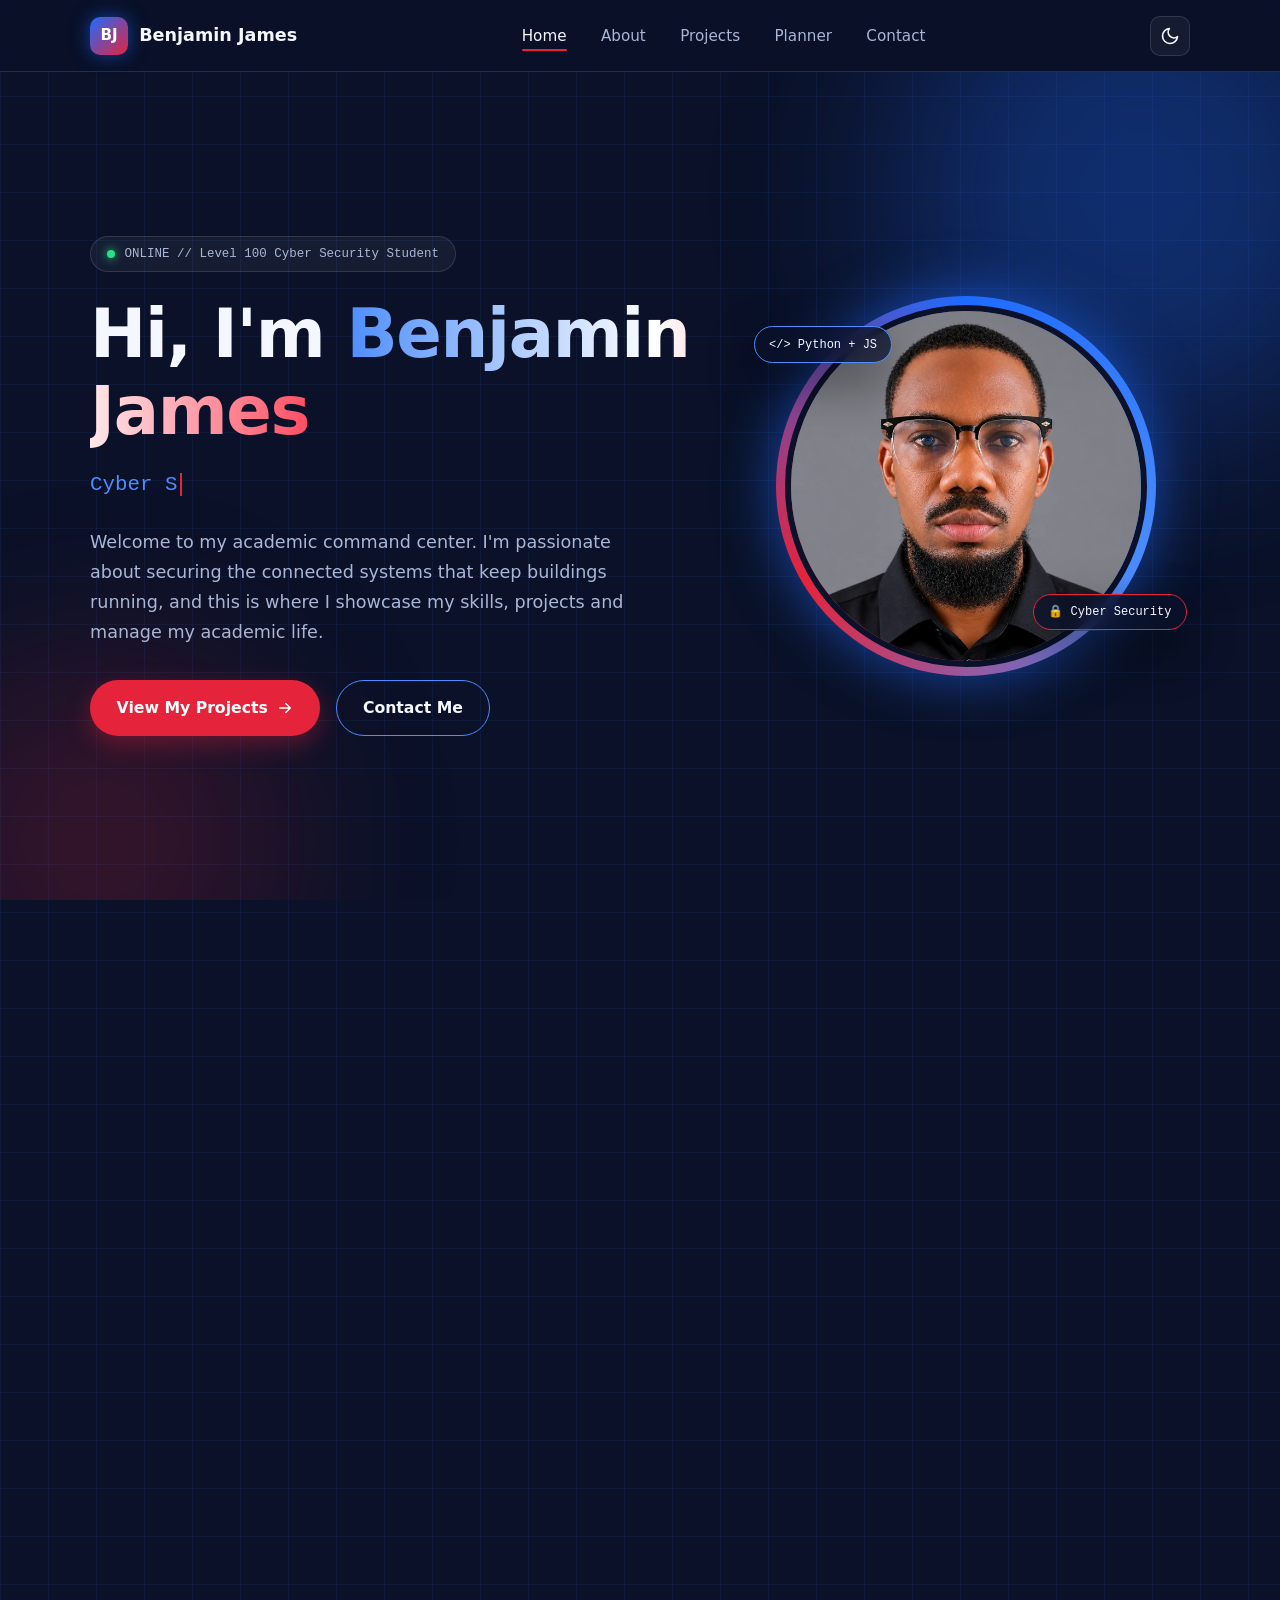
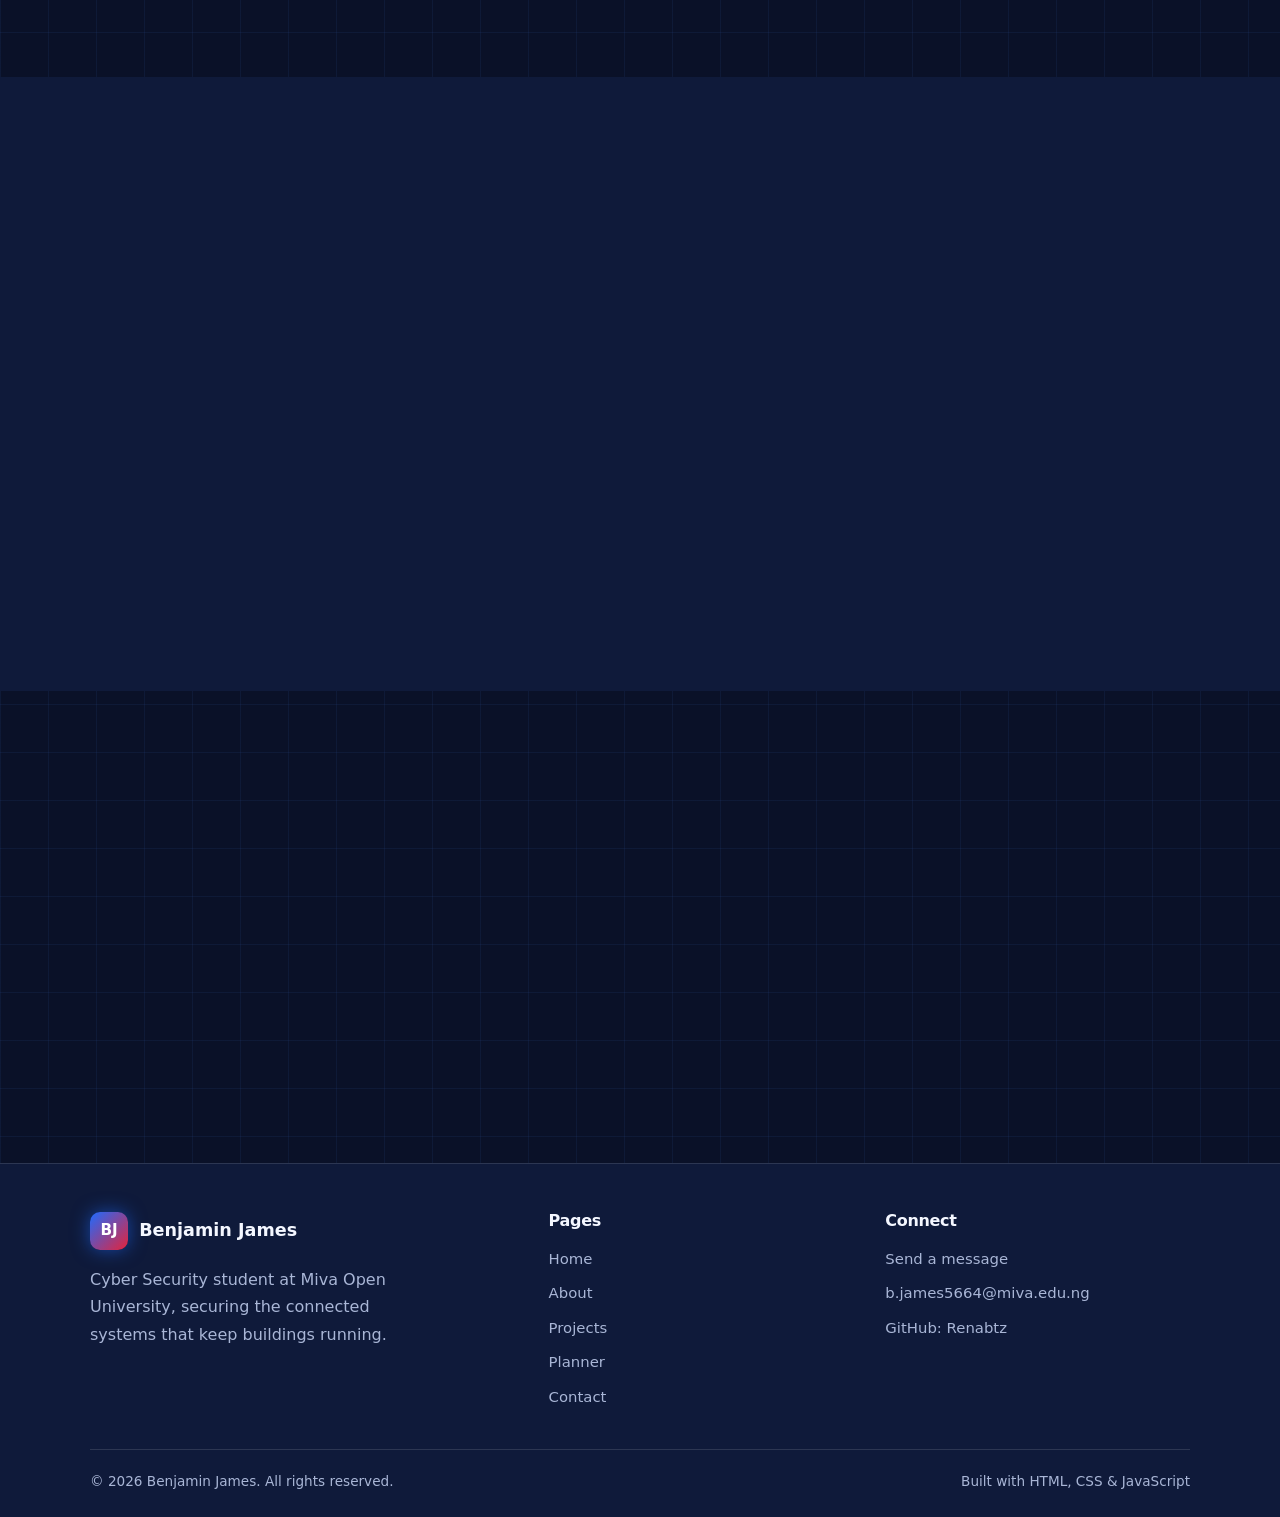
<file: index.html>
<!DOCTYPE html>
<html lang="en">
<head>
  <meta charset="UTF-8">
  <meta name="viewport" content="width=device-width, initial-scale=1">
  <title>Benjamin James | Cyber Security Student Portfolio</title>
  <meta name="description" content="Benjamin James is a Cyber Security student at Miva Open University focused on securing the connected systems that keep buildings running.">
  <meta name="theme-color" content="#0a1128">

  <!-- Security: only allow scripts, styles, fonts and images from trusted places -->
  <meta http-equiv="Content-Security-Policy" content="default-src 'self'; script-src 'self'; style-src 'self' https://fonts.googleapis.com; font-src https://fonts.gstatic.com; img-src 'self' data:; media-src 'self' data: blob:; form-action 'self'; base-uri 'self'">
  <meta name="referrer" content="strict-origin-when-cross-origin">

  <!-- Fonts: Space Grotesk (headings), Inter (body), JetBrains Mono (labels) -->
  <link rel="preconnect" href="https://fonts.googleapis.com">
  <link rel="preconnect" href="https://fonts.gstatic.com" crossorigin>
  <link href="https://fonts.googleapis.com/css2?family=Inter:wght@400;500;600&family=JetBrains+Mono:wght@400;500&family=Space+Grotesk:wght@500;600;700&display=swap" rel="stylesheet">

  <link rel="stylesheet" href="css/style.css">
  <link rel="icon" href="assets/images/benjamin-small.jpg" type="image/jpeg">

  <!-- Loaded in <head> with "defer" so it runs after the page is ready;
       theme is applied early to avoid a white flash -->
  <script src="js/main.js" defer></script>
</head>
<body>

  <a class="skip-link" href="#main">Skip to main content</a>

  <!-- ================= NAVIGATION ================= -->
  <header class="navbar">
    <div class="container navbar__inner">
      <a href="index.html" class="logo" aria-label="Benjamin James, home">
        <span class="logo__mark">BJ</span>
        <span class="logo__text">Benjamin James</span>
      </a>

      <nav aria-label="Main navigation">
        <ul class="nav-links" id="nav-links">
          <li><a href="index.html">Home</a></li>
          <li><a href="about.html">About</a></li>
          <li><a href="projects.html">Projects</a></li>
          <li><a href="planner.html">Planner</a></li>
          <li><a href="contact.html">Contact</a></li>
        </ul>
      </nav>

      <div class="nav-actions">
        <button class="icon-btn theme-toggle" type="button" aria-label="Toggle dark and light theme" aria-pressed="false">
          <svg class="icon-moon" viewBox="0 0 24 24" fill="none" stroke="currentColor" stroke-width="2" stroke-linecap="round" stroke-linejoin="round" aria-hidden="true"><path d="M21 12.8A9 9 0 1 1 11.2 3a7 7 0 0 0 9.8 9.8z"/></svg>
          <svg class="icon-sun" viewBox="0 0 24 24" fill="none" stroke="currentColor" stroke-width="2" stroke-linecap="round" stroke-linejoin="round" aria-hidden="true"><circle cx="12" cy="12" r="4"/><path d="M12 2v2M12 20v2M4.9 4.9l1.4 1.4M17.7 17.7l1.4 1.4M2 12h2M20 12h2M4.9 19.1l1.4-1.4M17.7 6.3l1.4-1.4"/></svg>
        </button>
        <button class="icon-btn menu-toggle" type="button" aria-label="Open menu" aria-expanded="false" aria-controls="nav-links">
          <span class="bar"></span>
        </button>
      </div>
    </div>
  </header>

  <main id="main">

    <!-- ================= HERO ================= -->
    <section class="hero" aria-labelledby="hero-title">
      <div class="container hero__inner">

        <div class="hero__text">
          <p class="status-pill"><span class="dot" aria-hidden="true"></span> ONLINE // Level 100 Cyber Security Student</p>

          <h1 id="hero-title">Hi, I'm <span class="gradient-text">Benjamin James</span></h1>

          <!-- Text is typed by main.js. The fallback text inside helps if JS is off. -->
          <p class="typing" aria-live="off">
            <span id="typing-text"
                  data-phrases='["Cyber Security Student","Securing Smart Buildings","Python &amp; Web Developer","Music Producer"]'>Cyber Security Student</span><span class="cursor" aria-hidden="true"></span>
          </p>

          <p class="hero__lead">
            Welcome to my academic command center. I'm passionate about securing the connected systems
            that keep buildings running, and this is where I showcase my skills, projects and
            manage my academic life.
          </p>

          <div class="hero__actions">
            <a href="projects.html" class="btn btn--primary">
              View My Projects
              <svg viewBox="0 0 24 24" fill="none" stroke="currentColor" stroke-width="2" stroke-linecap="round" stroke-linejoin="round" aria-hidden="true"><path d="M5 12h14M13 6l6 6-6 6"/></svg>
            </a>
            <a href="contact.html" class="btn btn--outline">Contact Me</a>
          </div>
        </div>

        <div class="hero__visual">
          <div class="portrait">
            <div class="portrait__ring" aria-hidden="true"></div>
            <img class="portrait__img" src="assets/images/benjamin.jpg" width="640" height="640"
                 alt="Portrait of Benjamin James wearing glasses and a black shirt">
            <span class="portrait__badge portrait__badge--1">&lt;/&gt; Python + JS</span>
            <span class="portrait__badge portrait__badge--2">&#128274; Cyber Security</span>
          </div>
        </div>

      </div>
    </section>

    <!-- ================= QUICK STATS ================= -->
    <section class="container" aria-label="Quick statistics">
      <div class="stats">
        <div class="card stat reveal">
          <div class="stat__num"><span data-count="3">0</span><span>+</span></div>
          <div class="stat__label">Projects built</div>
        </div>
        <div class="card stat reveal" data-delay="1">
          <div class="stat__num"><span data-count="5">0</span></div>
          <div class="stat__label">Technical skills</div>
        </div>
        <div class="card stat reveal" data-delay="2">
          <div class="stat__num"><span data-count="100">0</span></div>
          <div class="stat__label">Level at Miva Open University</div>
        </div>
        <div class="card stat reveal" data-delay="3">
          <div class="stat__num"><span data-count="2029">0</span></div>
          <div class="stat__label">Class of</div>
        </div>
      </div>
    </section>

    <!-- ================= WELCOME + BIO ================= -->
    <section class="section" aria-labelledby="bio-title">
      <div class="container split">
        <div class="reveal">
          <span class="eyebrow">// Welcome</span>
          <h2 id="bio-title">Where cyber security meets <span class="accent">facility management</span></h2>
          <p class="mt-1">
            I'm a 2026 Cyber Security student at Miva Open University. Modern buildings run on connected
            systems such as access control, cameras, HVAC and sensors, and every one of them can be a
            target. My goal is to bridge the gap between cyber security and facility management so that
            the places we live and work stay safe, both physically and digitally.
          </p>
          <ul class="bio-list">
            <li>
              <svg viewBox="0 0 24 24" fill="none" stroke="currentColor" stroke-width="2" stroke-linecap="round" stroke-linejoin="round" aria-hidden="true"><path d="M20 6 9 17l-5-5"/></svg>
              Studying Cyber Security at Miva Open University
            </li>
            <li>
              <svg viewBox="0 0 24 24" fill="none" stroke="currentColor" stroke-width="2" stroke-linecap="round" stroke-linejoin="round" aria-hidden="true"><path d="M20 6 9 17l-5-5"/></svg>
              Building with Python, HTML, CSS, JavaScript and Excel
            </li>
            <li>
              <svg viewBox="0 0 24 24" fill="none" stroke="currentColor" stroke-width="2" stroke-linecap="round" stroke-linejoin="round" aria-hidden="true"><path d="M20 6 9 17l-5-5"/></svg>
              Music producer and love to volunteer for community initiatives outside the classroom
            </li>
          </ul>
        </div>

        <!-- Decorative terminal "profile card" -->
        <div class="terminal reveal" data-delay="2" role="img" aria-label="Profile summary shown as terminal output">
          <div class="terminal__bar"><i></i><i></i><i></i><span>bj@command-center:~</span></div>
          <div class="terminal__body">
            <div><span class="prompt">$</span> whoami</div>
            <div><span class="val">benjamin_james</span></div>
            <div><span class="prompt">$</span> cat profile.json</div>
            <div>{</div>
            <div>&nbsp;&nbsp;<span class="key">"course"</span>: <span class="val">"Cyber Security"</span>,</div>
            <div>&nbsp;&nbsp;<span class="key">"school"</span>: <span class="val">"Miva Open University"</span>,</div>
            <div>&nbsp;&nbsp;<span class="key">"focus"</span>: <span class="val">"Smart building security"</span>,</div>
            <div>&nbsp;&nbsp;<span class="key">"status"</span>: <span class="val">"open to opportunities"</span></div>
            <div>}</div>
          </div>
        </div>
      </div>
    </section>

    <!-- ================= EXPLORE THE SITE ================= -->
    <section class="section section--alt" aria-labelledby="explore-title">
      <div class="container">
        <div class="section-head section-head--center reveal">
          <span class="eyebrow">// Explore</span>
          <h2 id="explore-title">Everything in one place</h2>
          <p>Jump into any part of my portfolio and academic dashboard.</p>
        </div>

        <div class="grid-3">
          <article class="card feature reveal">
            <div class="feature__icon">
              <svg viewBox="0 0 24 24" fill="none" stroke="currentColor" stroke-width="2" stroke-linecap="round" stroke-linejoin="round" aria-hidden="true"><circle cx="12" cy="8" r="4"/><path d="M4 21a8 8 0 0 1 16 0"/></svg>
            </div>
            <h3>About Me</h3>
            <p>My education, career goals, technical skills, hobbies and academic record.</p>
            <a class="link-arrow" href="about.html">Learn more</a>
          </article>

          <article class="card feature reveal" data-delay="1">
            <div class="feature__icon">
              <svg viewBox="0 0 24 24" fill="none" stroke="currentColor" stroke-width="2" stroke-linecap="round" stroke-linejoin="round" aria-hidden="true"><path d="m16 18 6-6-6-6M8 6l-6 6 6 6"/></svg>
            </div>
            <h3>Projects</h3>
            <p>Three security-focused builds, from a smart building dashboard to a Python network tool.</p>
            <a class="link-arrow" href="projects.html">See projects</a>
          </article>

          <article class="card feature reveal" data-delay="2">
            <div class="feature__icon">
              <svg viewBox="0 0 24 24" fill="none" stroke="currentColor" stroke-width="2" stroke-linecap="round" stroke-linejoin="round" aria-hidden="true"><rect x="3" y="4" width="18" height="17" rx="2"/><path d="M16 2v4M8 2v4M3 10h18M9 16l2 2 4-4"/></svg>
            </div>
            <h3>Academic Planner</h3>
            <p>A working task manager: add tasks, mark them done, delete them and track progress.</p>
            <a class="link-arrow" href="planner.html">Open planner</a>
          </article>
        </div>
      </div>
    </section>

    <!-- ================= CALL TO ACTION ================= -->
    <section class="section">
      <div class="container">
        <div class="cta-banner reveal">
          <h2>Let's build something <span class="accent-red">secure</span></h2>
          <p>Have a question, an opportunity or a project idea? I'd love to hear from you.</p>
          <a href="contact.html" class="btn btn--primary">Get in touch</a>
        </div>
      </div>
    </section>

  </main>

  <!-- ================= FOOTER ================= -->
  <footer class="footer">
    <div class="container">
      <div class="footer__grid">
        <div>
          <a href="index.html" class="logo"><span class="logo__mark">BJ</span><span class="logo__text">Benjamin James</span></a>
          <p class="mt-1 footer__blurb">Cyber Security student at Miva Open University, securing the connected systems that keep buildings running.</p>
        </div>
        <div>
          <h4>Pages</h4>
          <ul>
            <li><a href="index.html">Home</a></li>
            <li><a href="about.html">About</a></li>
            <li><a href="projects.html">Projects</a></li>
            <li><a href="planner.html">Planner</a></li>
            <li><a href="contact.html">Contact</a></li>
          </ul>
        </div>
        <div>
          <h4>Connect</h4>
          <ul>
            <li><a href="contact.html">Send a message</a></li>
            <li><a href="mailto:b.james5664@miva.edu.ng">b.james5664@miva.edu.ng</a></li>
            <li><a href="https://github.com/Renabtz" target="_blank" rel="noopener noreferrer">GitHub: Renabtz</a></li>
          </ul>
        </div>
      </div>
      <div class="footer__bottom">
        <span>&copy; <span id="year">2026</span> Benjamin James. All rights reserved.</span>
        <span>Built with HTML, CSS &amp; JavaScript</span>
      </div>
    </div>
  </footer>

  <button class="icon-btn to-top" type="button" aria-label="Back to top">
    <svg viewBox="0 0 24 24" fill="none" stroke="currentColor" stroke-width="2.5" stroke-linecap="round" stroke-linejoin="round" aria-hidden="true"><path d="m6 15 6-6 6 6"/></svg>
  </button>

</body>
</html>
</file>
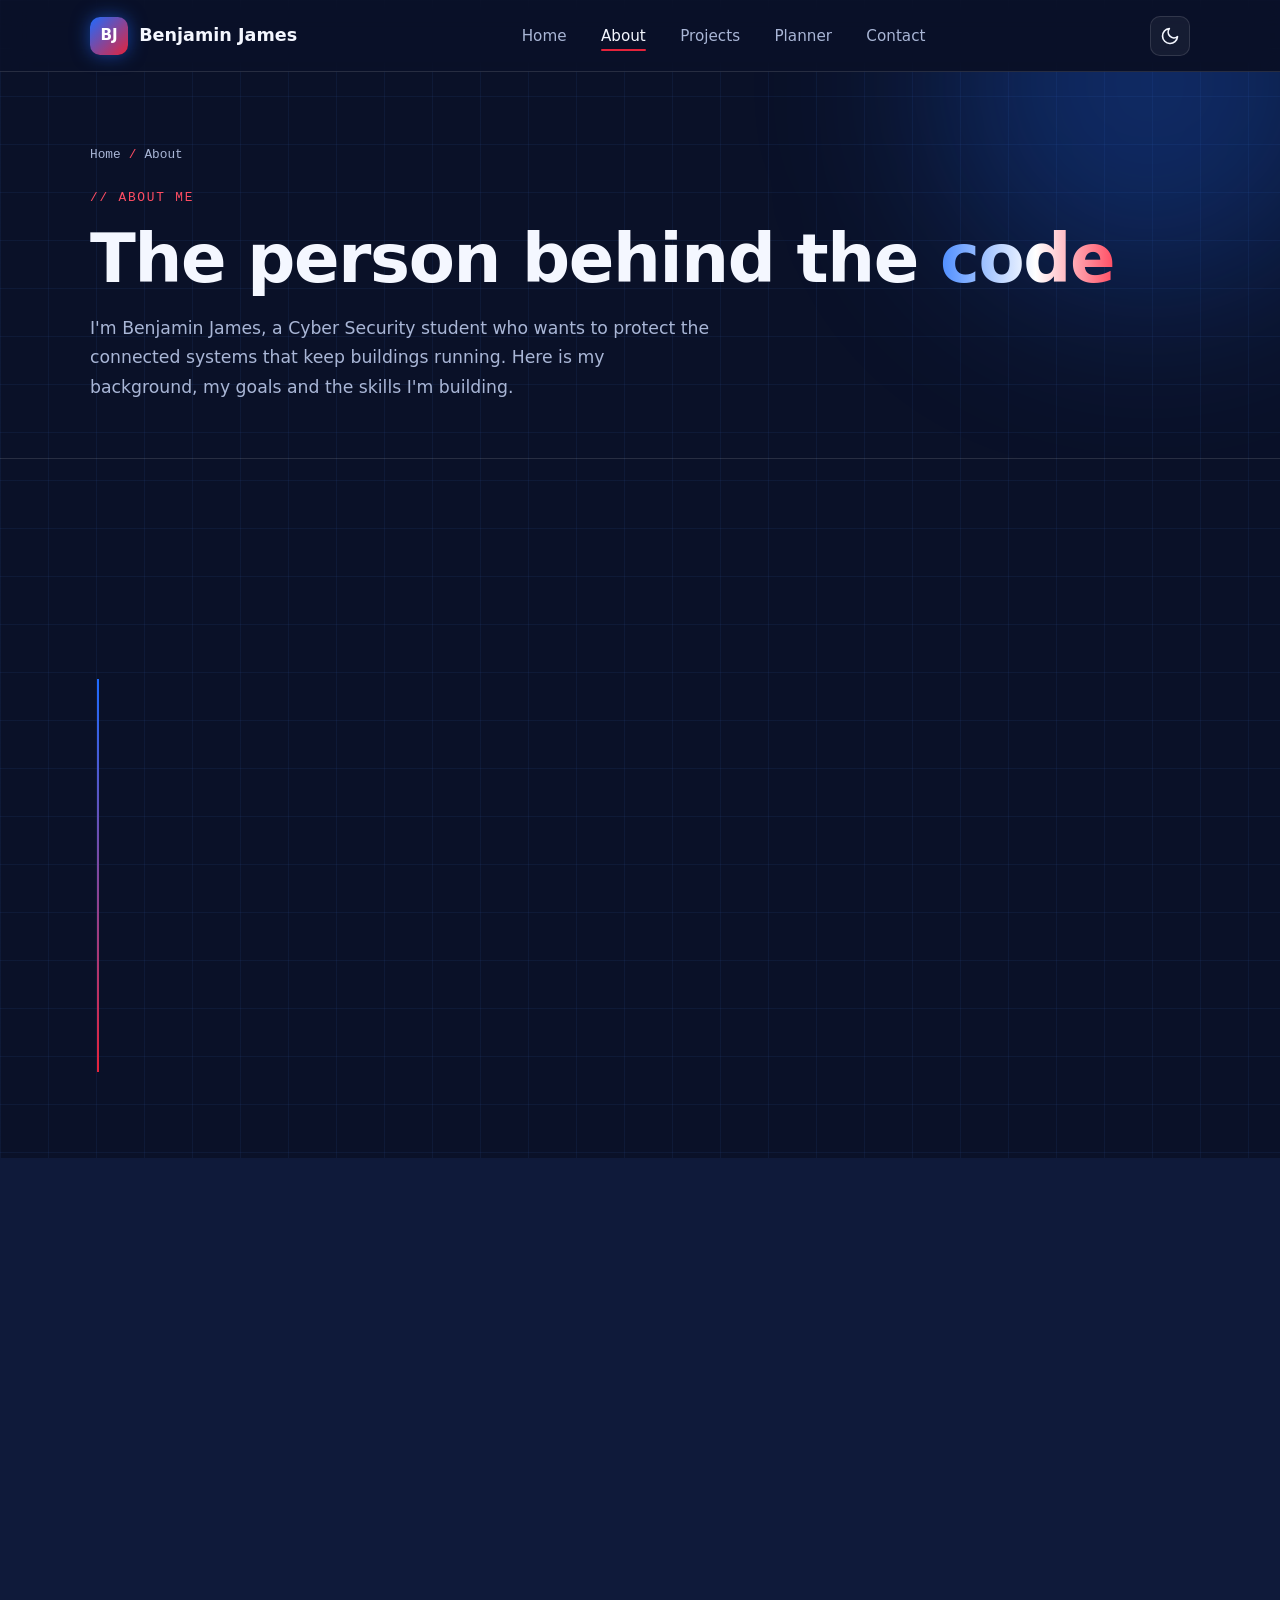
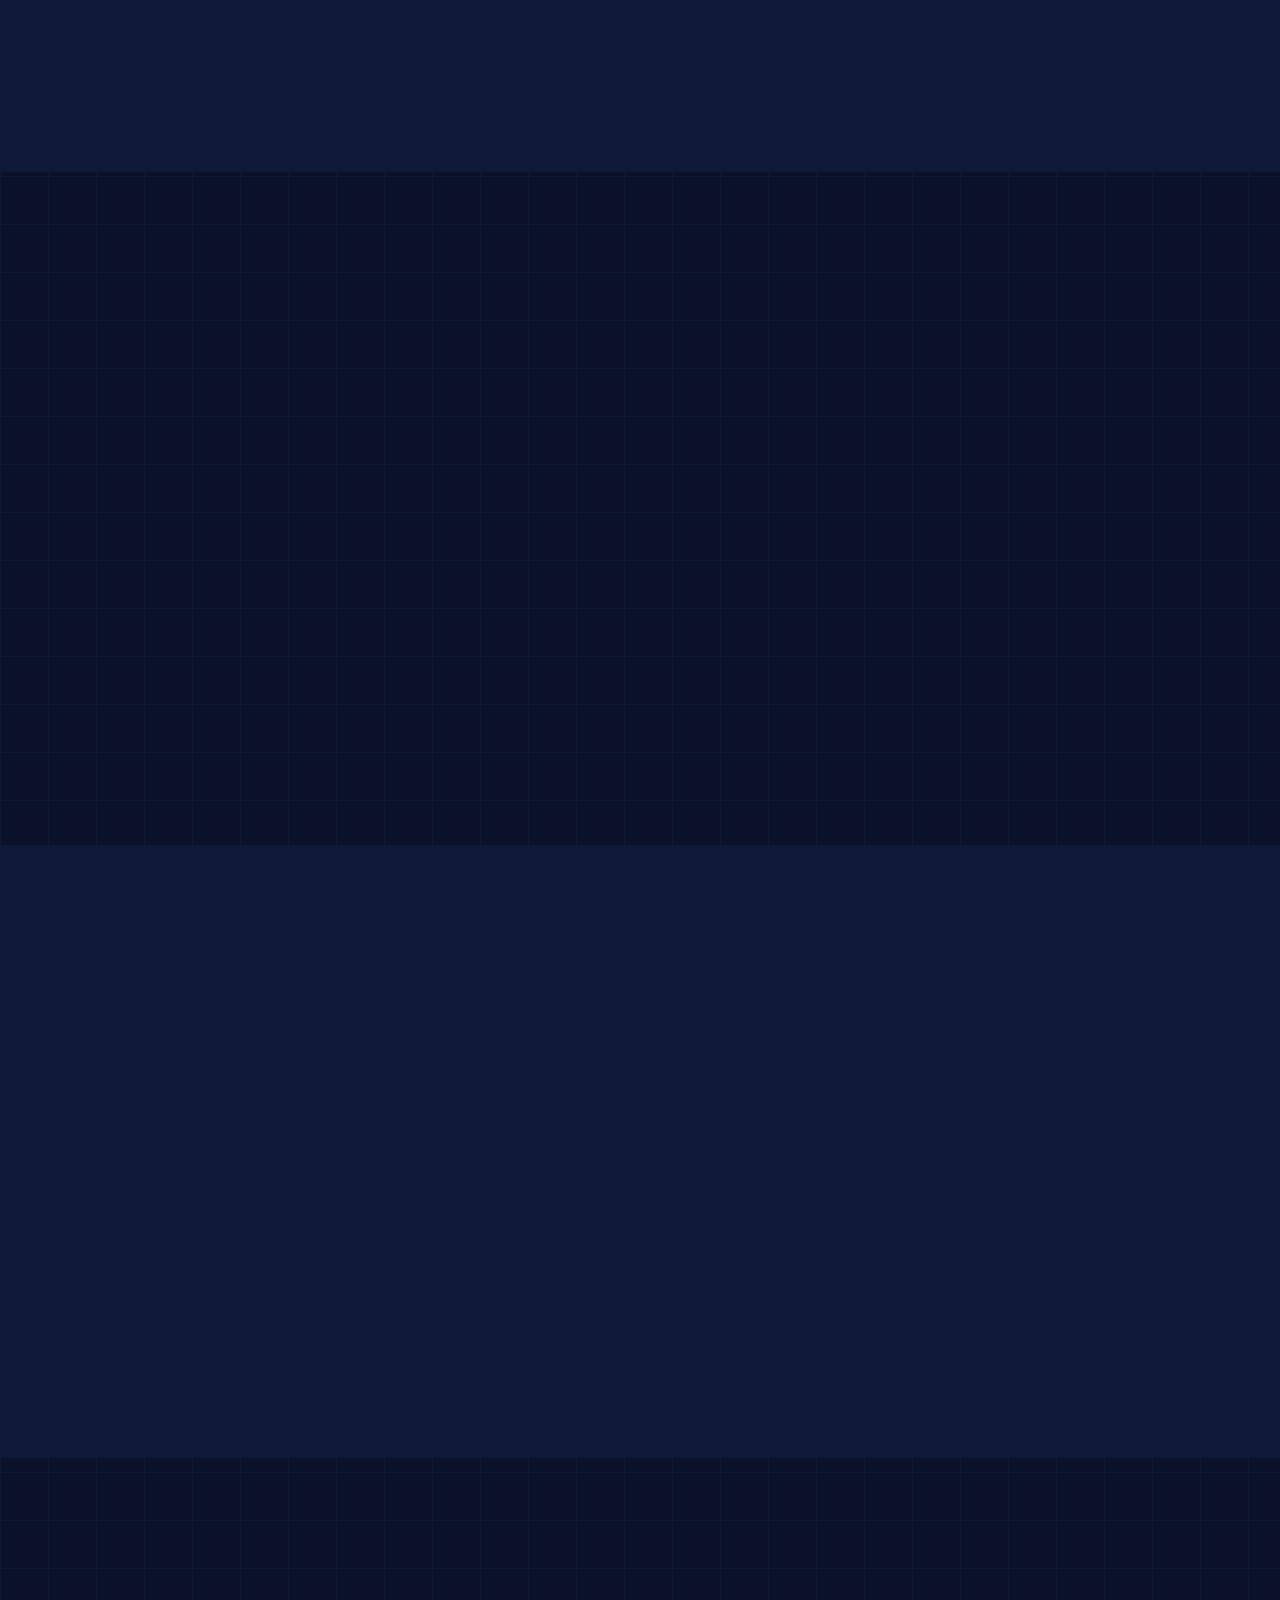
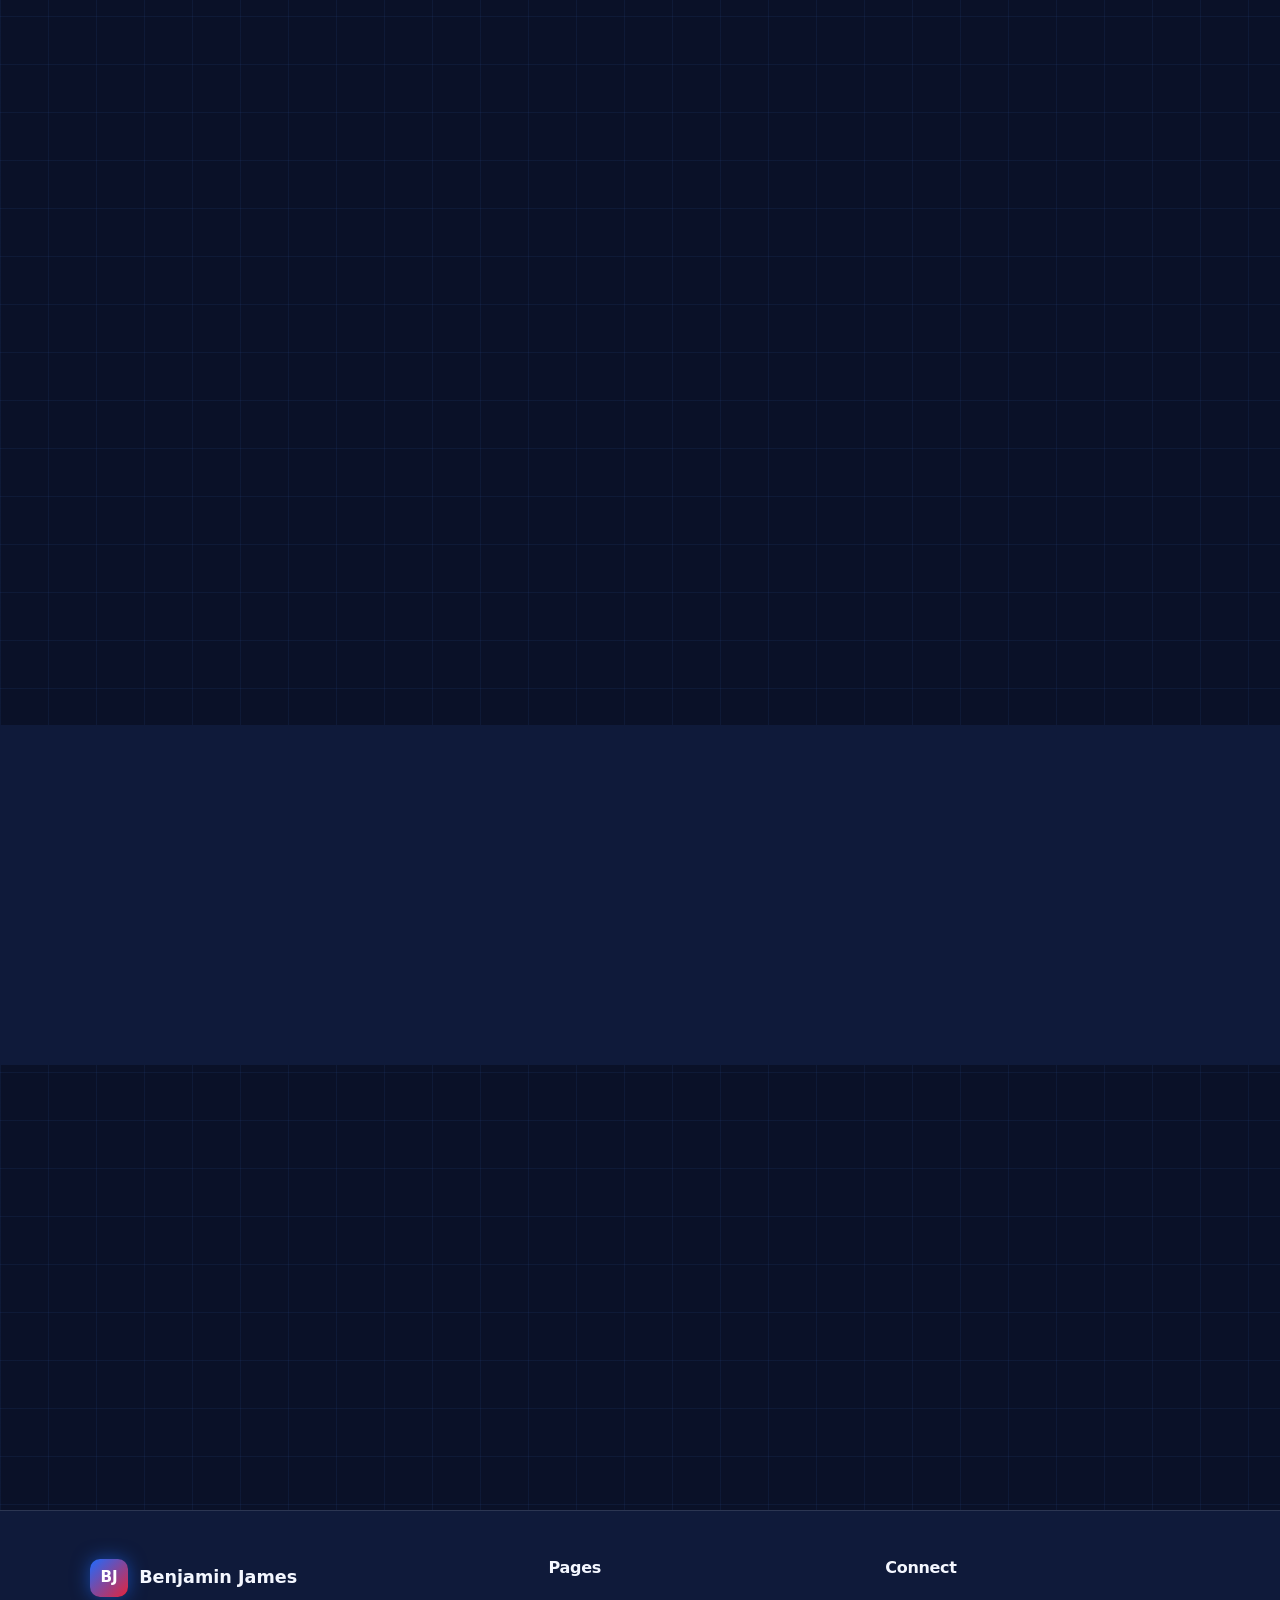
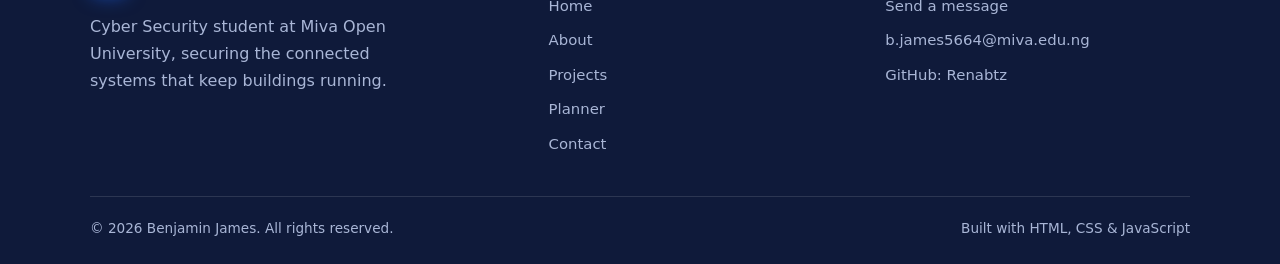
<file: about.html>
<!DOCTYPE html>
<html lang="en">
<head>
  <meta charset="UTF-8">
  <meta name="viewport" content="width=device-width, initial-scale=1">
  <title>About | Benjamin James</title>
  <meta name="description" content="Education, career aspirations, technical skills, hobbies and academic record of Benjamin James, Cyber Security student at Miva Open University.">
  <meta name="theme-color" content="#0a1128">

  <meta http-equiv="Content-Security-Policy" content="default-src 'self'; script-src 'self'; style-src 'self' https://fonts.googleapis.com; font-src https://fonts.gstatic.com; img-src 'self' data:; media-src 'self' data: blob:; form-action 'self'; base-uri 'self'">
  <meta name="referrer" content="strict-origin-when-cross-origin">

  <link rel="preconnect" href="https://fonts.googleapis.com">
  <link rel="preconnect" href="https://fonts.gstatic.com" crossorigin>
  <link href="https://fonts.googleapis.com/css2?family=Inter:wght@400;500;600&family=JetBrains+Mono:wght@400;500&family=Space+Grotesk:wght@500;600;700&display=swap" rel="stylesheet">

  <link rel="stylesheet" href="css/style.css">
  <link rel="icon" href="assets/images/benjamin-small.jpg" type="image/jpeg">

  <script src="js/main.js" defer></script>
  <script src="js/about.js" defer></script>
</head>
<body>

  <a class="skip-link" href="#main">Skip to main content</a>

  <!-- ================= NAVIGATION ================= -->
  <header class="navbar">
    <div class="container navbar__inner">
      <a href="index.html" class="logo" aria-label="Benjamin James, home">
        <span class="logo__mark">BJ</span>
        <span class="logo__text">Benjamin James</span>
      </a>

      <nav aria-label="Main navigation">
        <ul class="nav-links" id="nav-links">
          <li><a href="index.html">Home</a></li>
          <li><a href="about.html">About</a></li>
          <li><a href="projects.html">Projects</a></li>
          <li><a href="planner.html">Planner</a></li>
          <li><a href="contact.html">Contact</a></li>
        </ul>
      </nav>

      <div class="nav-actions">
        <button class="icon-btn theme-toggle" type="button" aria-label="Toggle dark and light theme" aria-pressed="false">
          <svg class="icon-moon" viewBox="0 0 24 24" fill="none" stroke="currentColor" stroke-width="2" stroke-linecap="round" stroke-linejoin="round" aria-hidden="true"><path d="M21 12.8A9 9 0 1 1 11.2 3a7 7 0 0 0 9.8 9.8z"/></svg>
          <svg class="icon-sun" viewBox="0 0 24 24" fill="none" stroke="currentColor" stroke-width="2" stroke-linecap="round" stroke-linejoin="round" aria-hidden="true"><circle cx="12" cy="12" r="4"/><path d="M12 2v2M12 20v2M4.9 4.9l1.4 1.4M17.7 17.7l1.4 1.4M2 12h2M20 12h2M4.9 19.1l1.4-1.4M17.7 6.3l1.4-1.4"/></svg>
        </button>
        <button class="icon-btn menu-toggle" type="button" aria-label="Open menu" aria-expanded="false" aria-controls="nav-links">
          <span class="bar"></span>
        </button>
      </div>
    </div>
  </header>

  <main id="main">

    <!-- ================= PAGE HEADER ================= -->
    <section class="page-header">
      <div class="container">
        <ol class="breadcrumb" aria-label="Breadcrumb">
          <li><a href="index.html">Home</a></li>
          <li aria-current="page">About</li>
        </ol>
        <span class="eyebrow">// About me</span>
        <h1>The person behind the <span class="gradient-text">code</span></h1>
        <p>
          I'm Benjamin James, a Cyber Security student who wants to protect the connected systems
          that keep buildings running. Here is my background, my goals and the skills I'm building.
        </p>
      </div>
    </section>

    <!-- ================= EDUCATION ================= -->
    <section class="section" aria-labelledby="edu-title">
      <div class="container">
        <div class="section-head reveal">
          <span class="eyebrow">// Education</span>
          <h2 id="edu-title">Educational background</h2>
        </div>

        <ol class="timeline">
          <li class="timeline__item timeline__item--current reveal">
            <span class="timeline__date">2026 &ndash; Present</span>
            <h3>Cyber Security, Miva Open University</h3>
            <p>Level 100, second semester. Studying the foundations of cyber security, networking and programming, with a growing focus on smart building and facility systems.</p>
          </li>
          <li class="timeline__item reveal" data-delay="1">
            <span class="timeline__date">Ongoing</span>
            <h3>Self-directed web and Python learning</h3>
            <p>Building projects with HTML, CSS, JavaScript and Python alongside my degree, including this portfolio website.</p>
          </li>
          <li class="timeline__item reveal" data-delay="2">
            <span class="timeline__date">Before 2026</span>
            <h3>Secondary school (add your school name here)</h3>
            <p>Completed secondary education before starting university. Replace this line with your school and graduation year.</p>
          </li>
        </ol>
      </div>
    </section>

    <!-- ================= CAREER ASPIRATIONS ================= -->
    <section class="section section--alt" aria-labelledby="career-title">
      <div class="container">
        <div class="section-head reveal">
          <span class="eyebrow">// Career</span>
          <h2 id="career-title">Career aspirations</h2>
          <p>Modern buildings depend on connected systems. I want to be the person who keeps them secure.</p>
        </div>

        <div class="grid-3">
          <article class="card feature reveal">
            <div class="feature__icon">
              <svg viewBox="0 0 24 24" fill="none" stroke="currentColor" stroke-width="2" stroke-linecap="round" stroke-linejoin="round" aria-hidden="true"><path d="M12 22s8-4 8-10V5l-8-3-8 3v7c0 6 8 10 8 10z"/><path d="m9 12 2 2 4-4"/></svg>
            </div>
            <h3>Smart building security</h3>
            <p>Secure access control, cameras, HVAC and sensors against cyber attacks.</p>
          </article>
          <article class="card feature reveal" data-delay="1">
            <div class="feature__icon">
              <svg viewBox="0 0 24 24" fill="none" stroke="currentColor" stroke-width="2" stroke-linecap="round" stroke-linejoin="round" aria-hidden="true"><path d="M10 13a5 5 0 0 0 7 0l3-3a5 5 0 0 0-7-7l-1 1"/><path d="M14 11a5 5 0 0 0-7 0l-3 3a5 5 0 0 0 7 7l1-1"/></svg>
            </div>
            <h3>Bridging two worlds</h3>
            <p>Connect IT security teams and facility managers so both speak the same language.</p>
          </article>
          <article class="card feature reveal" data-delay="2">
            <div class="feature__icon">
              <svg viewBox="0 0 24 24" fill="none" stroke="currentColor" stroke-width="2" stroke-linecap="round" stroke-linejoin="round" aria-hidden="true"><path d="M22 10 12 5 2 10l10 5 10-5z"/><path d="M6 12v5c3 2 9 2 12 0v-5"/></svg>
            </div>
            <h3>Always learning</h3>
            <p>Keep growing through hands-on projects, practice labs and industry training.</p>
          </article>
        </div>
      </div>
    </section>

    <!-- ================= SKILLS ================= -->
    <section class="section" aria-labelledby="skills-title">
      <div class="container split">
        <div>
          <div class="section-head reveal">
            <span class="eyebrow">// Skills</span>
            <h2 id="skills-title">Technical skills</h2>
            <p>The tools I use to build and analyse. Bars show my current confidence level.</p>
          </div>

          <!-- Each bar's width comes from data-level; about.js fills it when it scrolls into view -->
          <div class="skills">
            <div class="skill reveal">
              <div class="skill__top"><span>Python</span><span>70%</span></div>
              <div class="skill__bar" role="progressbar" aria-label="Python proficiency" aria-valuemin="0" aria-valuemax="100" aria-valuenow="70"><span class="skill__fill" data-level="70"></span></div>
            </div>
            <div class="skill reveal">
              <div class="skill__top"><span>HTML</span><span>80%</span></div>
              <div class="skill__bar" role="progressbar" aria-label="HTML proficiency" aria-valuemin="0" aria-valuemax="100" aria-valuenow="80"><span class="skill__fill" data-level="80"></span></div>
            </div>
            <div class="skill reveal">
              <div class="skill__top"><span>CSS</span><span>75%</span></div>
              <div class="skill__bar" role="progressbar" aria-label="CSS proficiency" aria-valuemin="0" aria-valuemax="100" aria-valuenow="75"><span class="skill__fill" data-level="75"></span></div>
            </div>
            <div class="skill reveal">
              <div class="skill__top"><span>JavaScript</span><span>65%</span></div>
              <div class="skill__bar" role="progressbar" aria-label="JavaScript proficiency" aria-valuemin="0" aria-valuemax="100" aria-valuenow="65"><span class="skill__fill" data-level="65"></span></div>
            </div>
            <div class="skill reveal">
              <div class="skill__top"><span>Excel</span><span>75%</span></div>
              <div class="skill__bar" role="progressbar" aria-label="Excel proficiency" aria-valuemin="0" aria-valuemax="100" aria-valuenow="75"><span class="skill__fill" data-level="75"></span></div>
            </div>
          </div>
        </div>

        <aside class="card reveal" data-delay="2" aria-labelledby="focus-title">
          <h3 id="focus-title">Focus areas</h3>
          <p class="mt-1">Where I'm pointing these skills:</p>
          <ul class="bio-list">
            <li>
              <svg viewBox="0 0 24 24" fill="none" stroke="currentColor" stroke-width="2" stroke-linecap="round" stroke-linejoin="round" aria-hidden="true"><path d="M20 6 9 17l-5-5"/></svg>
              Smart building and IoT device security
            </li>
            <li>
              <svg viewBox="0 0 24 24" fill="none" stroke="currentColor" stroke-width="2" stroke-linecap="round" stroke-linejoin="round" aria-hidden="true"><path d="M20 6 9 17l-5-5"/></svg>
              Network security fundamentals
            </li>
            <li>
              <svg viewBox="0 0 24 24" fill="none" stroke="currentColor" stroke-width="2" stroke-linecap="round" stroke-linejoin="round" aria-hidden="true"><path d="M20 6 9 17l-5-5"/></svg>
              Python scripting for security tasks
            </li>
            <li>
              <svg viewBox="0 0 24 24" fill="none" stroke="currentColor" stroke-width="2" stroke-linecap="round" stroke-linejoin="round" aria-hidden="true"><path d="M20 6 9 17l-5-5"/></svg>
              Tracking assets and risks in Excel
            </li>
          </ul>
        </aside>
      </div>
    </section>

    <!-- ================= HOBBIES ================= -->
    <section class="section section--alt" aria-labelledby="hobby-title">
      <div class="container">
        <div class="section-head section-head--center reveal">
          <span class="eyebrow">// Interests</span>
          <h2 id="hobby-title">Hobbies and interests</h2>
          <p>What I enjoy when I'm away from the screen, and sometimes on it.</p>
        </div>

        <ul class="grid-3">
          <li class="card feature reveal">
            <div class="feature__icon">
              <svg viewBox="0 0 24 24" fill="none" stroke="currentColor" stroke-width="2" stroke-linecap="round" stroke-linejoin="round" aria-hidden="true"><path d="M9 18V5l12-2v13"/><circle cx="6" cy="18" r="3"/><circle cx="18" cy="16" r="3"/></svg>
            </div>
            <h3>Music production</h3>
            <p>Layering drums, bass and melodies. Creating a beat is a lot like writing code: small pieces that combine into something bigger.</p>
          </li>
          <li class="card feature reveal" data-delay="1">
            <div class="feature__icon">
              <svg viewBox="0 0 24 24" fill="none" stroke="currentColor" stroke-width="2" stroke-linecap="round" stroke-linejoin="round" aria-hidden="true"><path d="M2 4h8a3 3 0 0 1 3 3v14a2 2 0 0 0-2-2H2z"/><path d="M22 4h-8a3 3 0 0 0-3 3v14a2 2 0 0 1 2-2h9z"/></svg>
            </div>
            <h3>Comics</h3>
            <p>A dedicated comic enthusiast. Great stories and bold artwork are a constant source of creative inspiration, and relaxation.</p>
          </li>
          <!-- Third hobby is a placeholder: edit or replace it with your own -->
          <li class="card feature reveal" data-delay="2">
            <div class="feature__icon">
              <svg viewBox="0 0 24 24" fill="none" stroke="currentColor" stroke-width="2" stroke-linecap="round" stroke-linejoin="round" aria-hidden="true"><rect x="3" y="11" width="18" height="10" rx="2"/><path d="M7 11V7a5 5 0 0 1 10 0v4"/></svg>
            </div>
            <h3>Community Initiatives</h3>
            <p>Participate in local community initiatives and voluteer work. I believe in giving back and making a positive impact.
          </li>
        </ul>
      </div>
    </section>

    <!-- ================= ACADEMIC RECORD (TABLE) ================= -->
    <section class="section" aria-labelledby="record-title">
      <div class="container">
        <div class="section-head reveal">
          <span class="eyebrow">// Record</span>
          <h2 id="record-title">Academic record</h2>
          <p>Level 100, second semester. The GPA in the last row is calculated by JavaScript from the table above it.</p>
        </div>

        <div class="table-wrap reveal">
          <table class="data-table" id="record-table">
            <caption>Sample data for demonstration. Replace with real results.</caption>
            <thead>
              <tr>
                <th scope="col">Code</th>
                <th scope="col">Course title</th>
                <th scope="col">Units</th>
                <th scope="col">Grade</th>
                <th scope="col">Grade point</th>
              </tr>
            </thead>
            <tbody>
              <tr><td>CYB 102</td><td>Introduction to Cyber Security</td><td>3</td><td class="grade">A</td><td>5</td></tr>
              <tr><td>CSC 102</td><td>Programming Fundamentals (Python)</td><td>3</td><td class="grade">A</td><td>5</td></tr>
              <tr><td>CSC 104</td><td>Web Development Basics</td><td>2</td><td class="grade">B</td><td>4</td></tr>
              <tr><td>CYB 104</td><td>Computer Networks Fundamentals</td><td>3</td><td class="grade">B</td><td>4</td></tr>
              <tr><td>MTH 102</td><td>Discrete Mathematics</td><td>3</td><td class="grade">B</td><td>4</td></tr>
              <tr><td>GST 102</td><td>Communication Skills</td><td>2</td><td class="grade">A</td><td>5</td></tr>
            </tbody>
            <tfoot>
              <tr>
                <td colspan="2">Total units and semester GPA (5.0 scale)</td>
                <td id="total-units">16</td>
                <td colspan="2" id="gpa">4.50</td>
              </tr>
            </tfoot>
          </table>
        </div>
      </div>
    </section>

    <!-- ================= AUDIO ================= -->
    <section class="section section--alt" aria-labelledby="audio-title">
      <div class="container">
        <div class="card audio-card reveal">
          <div class="audio-card__art" aria-hidden="true">
            <svg viewBox="0 0 24 24" fill="none" stroke="currentColor" stroke-width="2" stroke-linecap="round" stroke-linejoin="round"><path d="M9 18V5l12-2v13"/><circle cx="6" cy="18" r="3"/><circle cx="18" cy="16" r="3"/></svg>
          </div>
          <div>
            <h3 id="audio-title">Renabeatz 1990</h3>
            <p>An original afro dancehall beat produced by me. Press play to listen.</p>
            <audio controls preload="none">
              <source src="assets/media/renabeatz-1990.mp3" type="audio/mpeg">
              Your browser does not support the audio element.
            </audio>
          </div>
        </div>
      </div>
    </section>

    <!-- ================= CALL TO ACTION ================= -->
    <section class="section">
      <div class="container">
        <div class="cta-banner reveal">
          <h2>See what I've <span class="accent-red">built</span></h2>
          <p>Browse my security-focused projects or get in touch.</p>
          <a href="projects.html" class="btn btn--primary">View projects</a>
        </div>
      </div>
    </section>

  </main>

  <!-- ================= FOOTER ================= -->
  <footer class="footer">
    <div class="container">
      <div class="footer__grid">
        <div>
          <a href="index.html" class="logo"><span class="logo__mark">BJ</span><span class="logo__text">Benjamin James</span></a>
          <p class="mt-1 footer__blurb">Cyber Security student at Miva Open University, securing the connected systems that keep buildings running.</p>
        </div>
        <div>
          <h4>Pages</h4>
          <ul>
            <li><a href="index.html">Home</a></li>
            <li><a href="about.html">About</a></li>
            <li><a href="projects.html">Projects</a></li>
            <li><a href="planner.html">Planner</a></li>
            <li><a href="contact.html">Contact</a></li>
          </ul>
        </div>
        <div>
          <h4>Connect</h4>
          <ul>
            <li><a href="contact.html">Send a message</a></li>
            <li><a href="mailto:b.james5664@miva.edu.ng">b.james5664@miva.edu.ng</a></li>
            <li><a href="https://github.com/Renabtz" target="_blank" rel="noopener noreferrer">GitHub: Renabtz</a></li>
          </ul>
        </div>
      </div>
      <div class="footer__bottom">
        <span>&copy; <span id="year">2026</span> Benjamin James. All rights reserved.</span>
        <span>Built with HTML, CSS &amp; JavaScript</span>
      </div>
    </div>
  </footer>

  <button class="icon-btn to-top" type="button" aria-label="Back to top">
    <svg viewBox="0 0 24 24" fill="none" stroke="currentColor" stroke-width="2.5" stroke-linecap="round" stroke-linejoin="round" aria-hidden="true"><path d="m6 15 6-6 6 6"/></svg>
  </button>

</body>
</html>
</file>
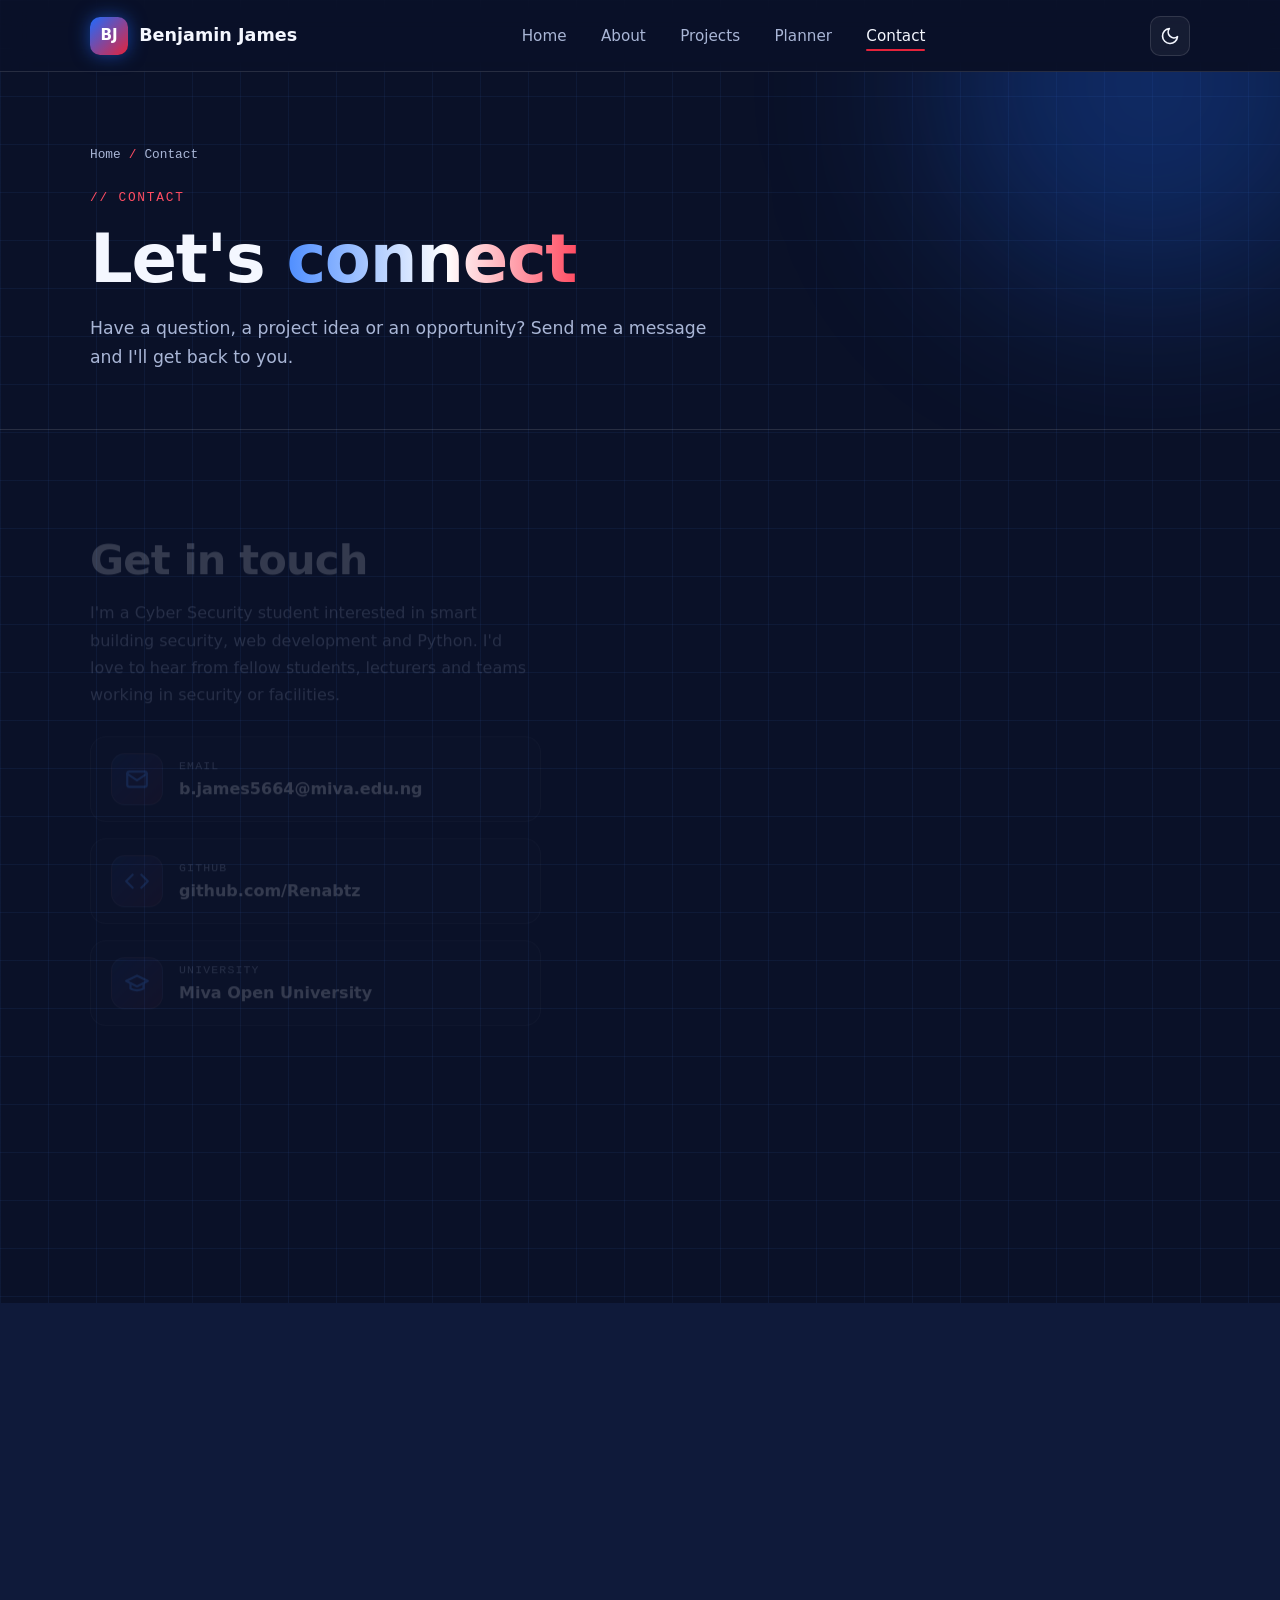
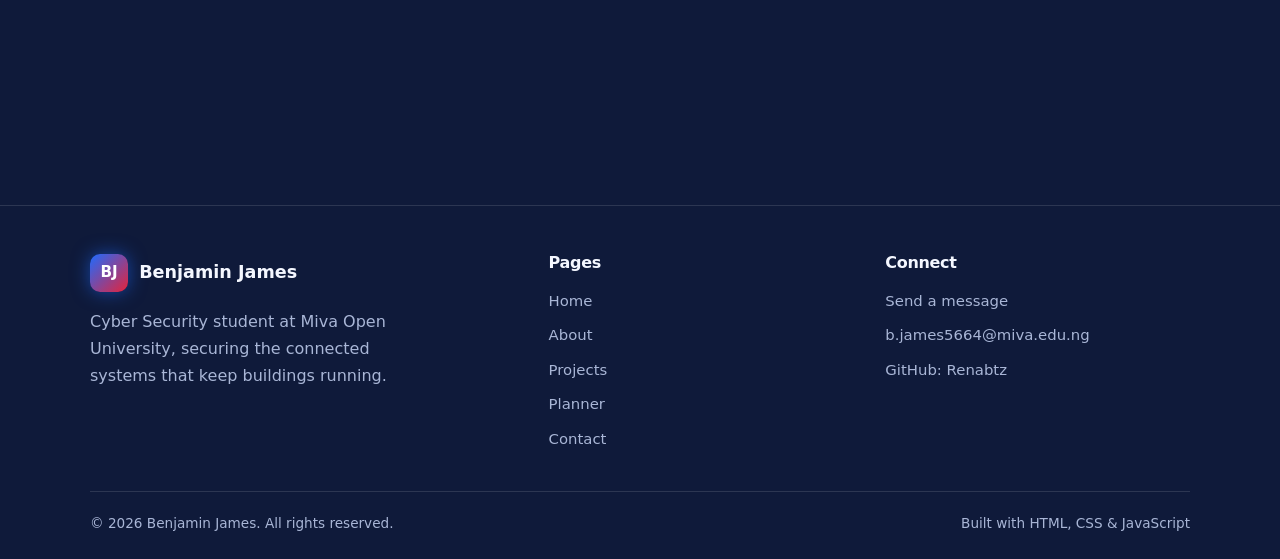
<file: contact.html>
<!DOCTYPE html>
<html lang="en">
<head>
  <meta charset="UTF-8">
  <meta name="viewport" content="width=device-width, initial-scale=1">
  <title>Contact | Benjamin James</title>
  <meta name="description" content="Get in touch with Benjamin James, Cyber Security student at Miva Open University.">
  <meta name="theme-color" content="#0a1128">

  <meta http-equiv="Content-Security-Policy" content="default-src 'self'; script-src 'self'; style-src 'self' https://fonts.googleapis.com; font-src https://fonts.gstatic.com; img-src 'self' data:; media-src 'self' data: blob:; form-action 'self'; base-uri 'self'">
  <meta name="referrer" content="strict-origin-when-cross-origin">

  <link rel="preconnect" href="https://fonts.googleapis.com">
  <link rel="preconnect" href="https://fonts.gstatic.com" crossorigin>
  <link href="https://fonts.googleapis.com/css2?family=Inter:wght@400;500;600&family=JetBrains+Mono:wght@400;500&family=Space+Grotesk:wght@500;600;700&display=swap" rel="stylesheet">

  <link rel="stylesheet" href="css/style.css">
  <link rel="icon" href="assets/images/benjamin-small.jpg" type="image/jpeg">

  <script src="js/main.js" defer></script>
  <script src="js/contact.js" defer></script>
</head>
<body>

  <a class="skip-link" href="#main">Skip to main content</a>

  <!-- ================= NAVIGATION ================= -->
  <header class="navbar">
    <div class="container navbar__inner">
      <a href="index.html" class="logo" aria-label="Benjamin James, home">
        <span class="logo__mark">BJ</span>
        <span class="logo__text">Benjamin James</span>
      </a>

      <nav aria-label="Main navigation">
        <ul class="nav-links" id="nav-links">
          <li><a href="index.html">Home</a></li>
          <li><a href="about.html">About</a></li>
          <li><a href="projects.html">Projects</a></li>
          <li><a href="planner.html">Planner</a></li>
          <li><a href="contact.html">Contact</a></li>
        </ul>
      </nav>

      <div class="nav-actions">
        <button class="icon-btn theme-toggle" type="button" aria-label="Toggle dark and light theme" aria-pressed="false">
          <svg class="icon-moon" viewBox="0 0 24 24" fill="none" stroke="currentColor" stroke-width="2" stroke-linecap="round" stroke-linejoin="round" aria-hidden="true"><path d="M21 12.8A9 9 0 1 1 11.2 3a7 7 0 0 0 9.8 9.8z"/></svg>
          <svg class="icon-sun" viewBox="0 0 24 24" fill="none" stroke="currentColor" stroke-width="2" stroke-linecap="round" stroke-linejoin="round" aria-hidden="true"><circle cx="12" cy="12" r="4"/><path d="M12 2v2M12 20v2M4.9 4.9l1.4 1.4M17.7 17.7l1.4 1.4M2 12h2M20 12h2M4.9 19.1l1.4-1.4M17.7 6.3l1.4-1.4"/></svg>
        </button>
        <button class="icon-btn menu-toggle" type="button" aria-label="Open menu" aria-expanded="false" aria-controls="nav-links">
          <span class="bar"></span>
        </button>
      </div>
    </div>
  </header>

  <main id="main">

    <!-- ================= PAGE HEADER ================= -->
    <section class="page-header">
      <div class="container">
        <ol class="breadcrumb" aria-label="Breadcrumb">
          <li><a href="index.html">Home</a></li>
          <li aria-current="page">Contact</li>
        </ol>
        <span class="eyebrow">// Contact</span>
        <h1>Let's <span class="gradient-text">connect</span></h1>
        <p>
          Have a question, a project idea or an opportunity? Send me a message and I'll get back to you.
        </p>
      </div>
    </section>

    <!-- ================= CONTACT ================= -->
    <section class="section" aria-label="Contact details and form">
      <div class="container contact-layout">

        <!-- Left: contact details -->
        <div class="reveal">
          <h2>Get in touch</h2>
          <p class="mt-1">
            I'm a Cyber Security student interested in smart building security, web development and
            Python. I'd love to hear from fellow students, lecturers and teams working in security or facilities.
          </p>

          <div class="info-list">
            <div class="card info-item">
              <div class="feature__icon">
                <svg viewBox="0 0 24 24" fill="none" stroke="currentColor" stroke-width="2" stroke-linecap="round" stroke-linejoin="round" aria-hidden="true"><rect x="3" y="5" width="18" height="14" rx="2"/><path d="m3 7 9 6 9-6"/></svg>
              </div>
              <div><small>Email</small><a href="mailto:b.james5664@miva.edu.ng">b.james5664@miva.edu.ng</a></div>
            </div>

            <div class="card info-item">
              <div class="feature__icon">
                <svg viewBox="0 0 24 24" fill="none" stroke="currentColor" stroke-width="2" stroke-linecap="round" stroke-linejoin="round" aria-hidden="true"><path d="m16 18 6-6-6-6M8 6l-6 6 6 6"/></svg>
              </div>
              <div><small>GitHub</small><a href="https://github.com/Renabtz" target="_blank" rel="noopener noreferrer">github.com/Renabtz</a></div>
            </div>

            <div class="card info-item">
              <div class="feature__icon">
                <svg viewBox="0 0 24 24" fill="none" stroke="currentColor" stroke-width="2" stroke-linecap="round" stroke-linejoin="round" aria-hidden="true"><path d="M22 10 12 5 2 10l10 5 10-5z"/><path d="M6 12v5c3 2 9 2 12 0v-5"/></svg>
              </div>
              <div><small>University</small><strong>Miva Open University</strong></div>
            </div>
          </div>
        </div>

        <!-- Right: the form -->
        <div class="card reveal" data-delay="2">

          <form id="contact-form" class="form" novalidate aria-labelledby="form-title">
            <h2 id="form-title">Send a message</h2>

            <div class="field" id="field-name">
              <label for="name">Full name</label>
              <input class="input" id="name" name="name" type="text" autocomplete="name" maxlength="60"
                     placeholder="Your full name" aria-describedby="error-name">
              <p class="field__error" id="error-name"></p>
            </div>

            <div class="field-row">
              <div class="field" id="field-email">
                <label for="email">Email address</label>
                <input class="input" id="email" name="email" type="email" autocomplete="email" maxlength="100"
                       placeholder="you@example.com" aria-describedby="error-email">
                <p class="field__error" id="error-email"></p>
              </div>

              <div class="field" id="field-phone">
                <label for="phone">Phone number <span class="hint">(digits only)</span></label>
                <input class="input" id="phone" name="phone" type="tel" inputmode="numeric" autocomplete="tel" maxlength="15"
                       placeholder="08012345678" aria-describedby="error-phone">
                <p class="field__error" id="error-phone"></p>
              </div>
            </div>

            <div class="field" id="field-message">
              <label for="message">Message</label>
              <textarea class="input" id="message" name="message" maxlength="500"
                        placeholder="How can I help you?" aria-describedby="error-message count-message"></textarea>
              <p class="field__error" id="error-message"></p>
              <p class="char-count" id="count-message">0 / 500</p>
            </div>

            <!-- Honeypot: real visitors never see or fill this. Bots often do. -->
            <div class="hp" aria-hidden="true">
              <label for="website">Leave this field empty</label>
              <input id="website" name="website" type="text" tabindex="-1" autocomplete="off">
            </div>

            <p class="field__error" id="form-summary" role="alert"></p>

            <button class="btn btn--primary" type="submit" id="submit-btn">
              <svg viewBox="0 0 24 24" fill="none" stroke="currentColor" stroke-width="2" stroke-linecap="round" stroke-linejoin="round" aria-hidden="true"><path d="m22 2-7 20-4-9-9-4zM22 2 11 13"/></svg>
              <span id="submit-text">Send message</span>
            </button>

            <noscript><p class="field__error">JavaScript is needed to validate this form. Please email me directly instead.</p></noscript>
          </form>

          <!-- Shown instead of the form after a successful submit -->
          <div class="form-success" id="form-success" hidden tabindex="-1">
            <div class="form-success__icon">
              <svg viewBox="0 0 24 24" fill="none" stroke="currentColor" stroke-width="3" stroke-linecap="round" stroke-linejoin="round" aria-hidden="true"><path d="M20 6 9 17l-5-5"/></svg>
            </div>
            <h2>Message sent!</h2>
            <p id="success-text">Thank you for reaching out.</p>
            <button class="btn btn--outline" type="button" id="send-another">Send another message</button>
          </div>

        </div>
      </div>
    </section>

    <!-- ================= FAQ ================= -->
    <section class="section section--alt" aria-labelledby="faq-title">
      <div class="container">
        <div class="section-head section-head--center reveal">
          <span class="eyebrow">// FAQ</span>
          <h2 id="faq-title">Quick answers</h2>
        </div>

        <div class="faq reveal">
          <details>
            <summary>What do you study?</summary>
            <p>I'm a Level 100 Cyber Security student at Miva Open University, with a focus on securing smart building and facility systems.</p>
          </details>
          <details>
            <summary>What can I contact you about?</summary>
            <p>Project collaboration, study groups, questions about my work, or opportunities in cyber security and facility management.</p>
          </details>
          <details>
            <summary>Does this form really send an email?</summary>
            <p>This is a demonstration form: it validates your input and shows a confirmation, but does not send data anywhere. For a real message, use the email address above.</p>
          </details>
        </div>
      </div>
    </section>

  </main>

  <!-- ================= FOOTER ================= -->
  <footer class="footer">
    <div class="container">
      <div class="footer__grid">
        <div>
          <a href="index.html" class="logo"><span class="logo__mark">BJ</span><span class="logo__text">Benjamin James</span></a>
          <p class="mt-1 footer__blurb">Cyber Security student at Miva Open University, securing the connected systems that keep buildings running.</p>
        </div>
        <div>
          <h4>Pages</h4>
          <ul>
            <li><a href="index.html">Home</a></li>
            <li><a href="about.html">About</a></li>
            <li><a href="projects.html">Projects</a></li>
            <li><a href="planner.html">Planner</a></li>
            <li><a href="contact.html">Contact</a></li>
          </ul>
        </div>
        <div>
          <h4>Connect</h4>
          <ul>
            <li><a href="contact.html">Send a message</a></li>
            <li><a href="mailto:b.james5664@miva.edu.ng">b.james5664@miva.edu.ng</a></li>
            <li><a href="https://github.com/Renabtz" target="_blank" rel="noopener noreferrer">GitHub: Renabtz</a></li>
          </ul>
        </div>
      </div>
      <div class="footer__bottom">
        <span>&copy; <span id="year">2026</span> Benjamin James. All rights reserved.</span>
        <span>Built with HTML, CSS &amp; JavaScript</span>
      </div>
    </div>
  </footer>

  <button class="icon-btn to-top" type="button" aria-label="Back to top">
    <svg viewBox="0 0 24 24" fill="none" stroke="currentColor" stroke-width="2.5" stroke-linecap="round" stroke-linejoin="round" aria-hidden="true"><path d="m6 15 6-6 6 6"/></svg>
  </button>

</body>
</html>
</file>
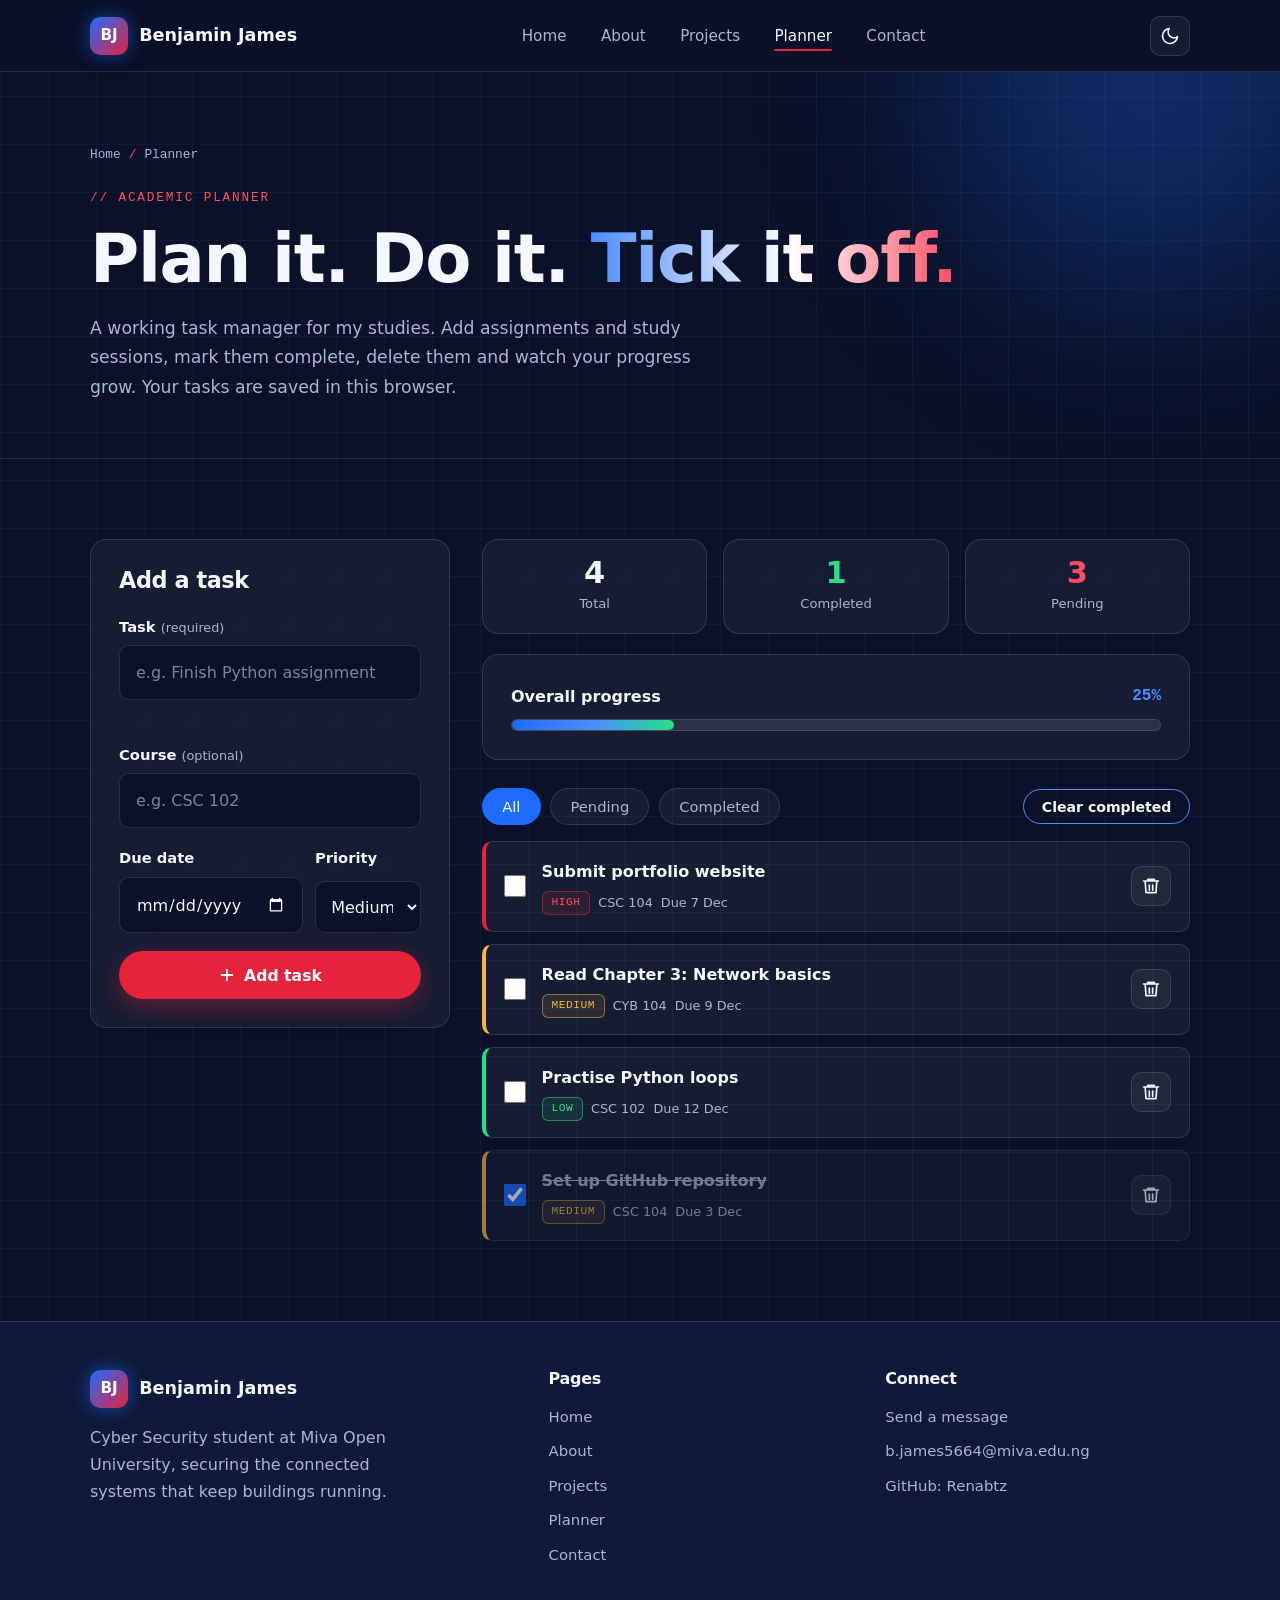
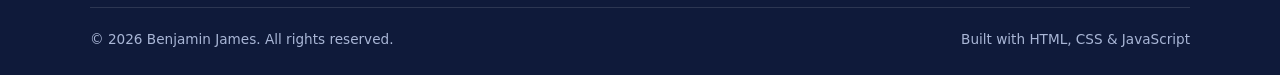
<file: planner.html>
<!DOCTYPE html>
<html lang="en">
<head>
  <meta charset="UTF-8">
  <meta name="viewport" content="width=device-width, initial-scale=1">
  <title>Academic Planner | Benjamin James</title>
  <meta name="description" content="An interactive academic planner: add tasks, mark them complete, delete them and track your progress.">
  <meta name="theme-color" content="#0a1128">

  <meta http-equiv="Content-Security-Policy" content="default-src 'self'; script-src 'self'; style-src 'self' https://fonts.googleapis.com; font-src https://fonts.gstatic.com; img-src 'self' data:; media-src 'self' data: blob:; form-action 'self'; base-uri 'self'">
  <meta name="referrer" content="strict-origin-when-cross-origin">

  <link rel="preconnect" href="https://fonts.googleapis.com">
  <link rel="preconnect" href="https://fonts.gstatic.com" crossorigin>
  <link href="https://fonts.googleapis.com/css2?family=Inter:wght@400;500;600&family=JetBrains+Mono:wght@400;500&family=Space+Grotesk:wght@500;600;700&display=swap" rel="stylesheet">

  <link rel="stylesheet" href="css/style.css">
  <link rel="icon" href="assets/images/benjamin-small.jpg" type="image/jpeg">

  <script src="js/main.js" defer></script>
  <script src="js/planner.js" defer></script>
</head>
<body>

  <a class="skip-link" href="#main">Skip to main content</a>

  <!-- ================= NAVIGATION ================= -->
  <header class="navbar">
    <div class="container navbar__inner">
      <a href="index.html" class="logo" aria-label="Benjamin James, home">
        <span class="logo__mark">BJ</span>
        <span class="logo__text">Benjamin James</span>
      </a>

      <nav aria-label="Main navigation">
        <ul class="nav-links" id="nav-links">
          <li><a href="index.html">Home</a></li>
          <li><a href="about.html">About</a></li>
          <li><a href="projects.html">Projects</a></li>
          <li><a href="planner.html">Planner</a></li>
          <li><a href="contact.html">Contact</a></li>
        </ul>
      </nav>

      <div class="nav-actions">
        <button class="icon-btn theme-toggle" type="button" aria-label="Toggle dark and light theme" aria-pressed="false">
          <svg class="icon-moon" viewBox="0 0 24 24" fill="none" stroke="currentColor" stroke-width="2" stroke-linecap="round" stroke-linejoin="round" aria-hidden="true"><path d="M21 12.8A9 9 0 1 1 11.2 3a7 7 0 0 0 9.8 9.8z"/></svg>
          <svg class="icon-sun" viewBox="0 0 24 24" fill="none" stroke="currentColor" stroke-width="2" stroke-linecap="round" stroke-linejoin="round" aria-hidden="true"><circle cx="12" cy="12" r="4"/><path d="M12 2v2M12 20v2M4.9 4.9l1.4 1.4M17.7 17.7l1.4 1.4M2 12h2M20 12h2M4.9 19.1l1.4-1.4M17.7 6.3l1.4-1.4"/></svg>
        </button>
        <button class="icon-btn menu-toggle" type="button" aria-label="Open menu" aria-expanded="false" aria-controls="nav-links">
          <span class="bar"></span>
        </button>
      </div>
    </div>
  </header>

  <main id="main">

    <!-- ================= PAGE HEADER ================= -->
    <section class="page-header">
      <div class="container">
        <ol class="breadcrumb" aria-label="Breadcrumb">
          <li><a href="index.html">Home</a></li>
          <li aria-current="page">Planner</li>
        </ol>
        <span class="eyebrow">// Academic planner</span>
        <h1>Plan it. Do it. <span class="gradient-text">Tick it off.</span></h1>
        <p>
          A working task manager for my studies. Add assignments and study sessions, mark them
          complete, delete them and watch your progress grow. Your tasks are saved in this browser.
        </p>
      </div>
    </section>

    <!-- ================= PLANNER ================= -->
    <section class="section" aria-label="Academic planner">
      <div class="container planner-layout">

        <!-- ---------- Add-task form ---------- -->
        <aside class="card planner-form reveal">
          <h2>Add a task</h2>

          <form id="task-form" class="form" novalidate>
            <div class="field" id="field-title">
              <label for="task-title">Task <span class="hint">(required)</span></label>
              <input class="input" id="task-title" name="title" type="text" maxlength="100" autocomplete="off"
                     placeholder="e.g. Finish Python assignment" aria-describedby="task-error">
              <p class="field__error" id="task-error" role="alert"></p>
            </div>

            <div class="field">
              <label for="task-course">Course <span class="hint">(optional)</span></label>
              <input class="input" id="task-course" name="course" type="text" maxlength="30" list="course-list"
                     placeholder="e.g. CSC 102" autocomplete="off">
              <datalist id="course-list">
                <option value="CYB 102">
                <option value="CSC 102">
                <option value="CSC 104">
                <option value="CYB 104">
                <option value="MTH 102">
                <option value="GST 102">
              </datalist>
            </div>

            <div class="field-row">
              <div class="field">
                <label for="task-due">Due date</label>
                <input class="input" id="task-due" name="due" type="date">
              </div>
              <div class="field">
                <label for="task-priority">Priority</label>
                <select class="input" id="task-priority" name="priority">
                  <option value="low">Low</option>
                  <option value="medium" selected>Medium</option>
                  <option value="high">High</option>
                </select>
              </div>
            </div>

            <button class="btn btn--primary" type="submit">
              <svg viewBox="0 0 24 24" fill="none" stroke="currentColor" stroke-width="2.5" stroke-linecap="round" aria-hidden="true"><path d="M12 5v14M5 12h14"/></svg>
              Add task
            </button>
          </form>
        </aside>

        <!-- ---------- Summary + list ---------- -->
        <div>
          <div class="planner-summary">
            <div class="card mini-stat reveal"><strong id="stat-total">0</strong><span>Total</span></div>
            <div class="card mini-stat mini-stat--done reveal" data-delay="1"><strong id="stat-done">0</strong><span>Completed</span></div>
            <div class="card mini-stat mini-stat--todo reveal" data-delay="2"><strong id="stat-todo">0</strong><span>Pending</span></div>
          </div>

          <div class="card reveal">
            <div class="progress__top"><span>Overall progress</span><span id="progress-text">0%</span></div>
            <div class="progress__track" role="progressbar" aria-label="Task completion progress" aria-valuemin="0" aria-valuemax="100" aria-valuenow="0" id="progress-bar">
              <div class="progress__fill" id="progress-fill"></div>
            </div>
          </div>

          <div class="toolbar">
            <div class="filters" role="group" aria-label="Filter tasks">
              <button class="chip active" type="button" data-filter="all" aria-pressed="true">All</button>
              <button class="chip" type="button" data-filter="active" aria-pressed="false">Pending</button>
              <button class="chip" type="button" data-filter="done" aria-pressed="false">Completed</button>
            </div>
            <button class="btn btn--outline btn--sm" type="button" id="clear-done">Clear completed</button>
          </div>

          <!-- Screen-reader announcements (e.g. "Task added") -->
          <p class="sr-only" id="planner-status" role="status" aria-live="polite"></p>

          <ul class="task-list" id="task-list" aria-label="Task list"></ul>
          <p class="task-empty" id="task-empty" hidden>Nothing here yet. Add a task to get started.</p>
        </div>
      </div>
    </section>

  </main>

  <!-- Blueprint for one task row. planner.js clones this for every task. -->
  <template id="task-template">
    <li class="task">
      <input type="checkbox" class="task__check">
      <div>
        <label class="task__title"></label>
        <div class="task__meta">
          <span class="badge"></span>
          <span class="task__course"></span>
          <span class="task__due"></span>
        </div>
      </div>
      <button type="button" class="icon-btn icon-btn--danger task__delete">
        <svg viewBox="0 0 24 24" fill="none" stroke="currentColor" stroke-width="2" stroke-linecap="round" stroke-linejoin="round" aria-hidden="true"><path d="M3 6h18M8 6V4h8v2M19 6l-1 14H6L5 6M10 11v6M14 11v6"/></svg>
      </button>
    </li>
  </template>

  <!-- ================= FOOTER ================= -->
  <footer class="footer">
    <div class="container">
      <div class="footer__grid">
        <div>
          <a href="index.html" class="logo"><span class="logo__mark">BJ</span><span class="logo__text">Benjamin James</span></a>
          <p class="mt-1 footer__blurb">Cyber Security student at Miva Open University, securing the connected systems that keep buildings running.</p>
        </div>
        <div>
          <h4>Pages</h4>
          <ul>
            <li><a href="index.html">Home</a></li>
            <li><a href="about.html">About</a></li>
            <li><a href="projects.html">Projects</a></li>
            <li><a href="planner.html">Planner</a></li>
            <li><a href="contact.html">Contact</a></li>
          </ul>
        </div>
        <div>
          <h4>Connect</h4>
          <ul>
            <li><a href="contact.html">Send a message</a></li>
            <li><a href="mailto:b.james5664@miva.edu.ng">b.james5664@miva.edu.ng</a></li>
            <li><a href="https://github.com/Renabtz" target="_blank" rel="noopener noreferrer">GitHub: Renabtz</a></li>
          </ul>
        </div>
      </div>
      <div class="footer__bottom">
        <span>&copy; <span id="year">2026</span> Benjamin James. All rights reserved.</span>
        <span>Built with HTML, CSS &amp; JavaScript</span>
      </div>
    </div>
  </footer>

  <button class="icon-btn to-top" type="button" aria-label="Back to top">
    <svg viewBox="0 0 24 24" fill="none" stroke="currentColor" stroke-width="2.5" stroke-linecap="round" stroke-linejoin="round" aria-hidden="true"><path d="m6 15 6-6 6 6"/></svg>
  </button>

</body>
</html>
</file>
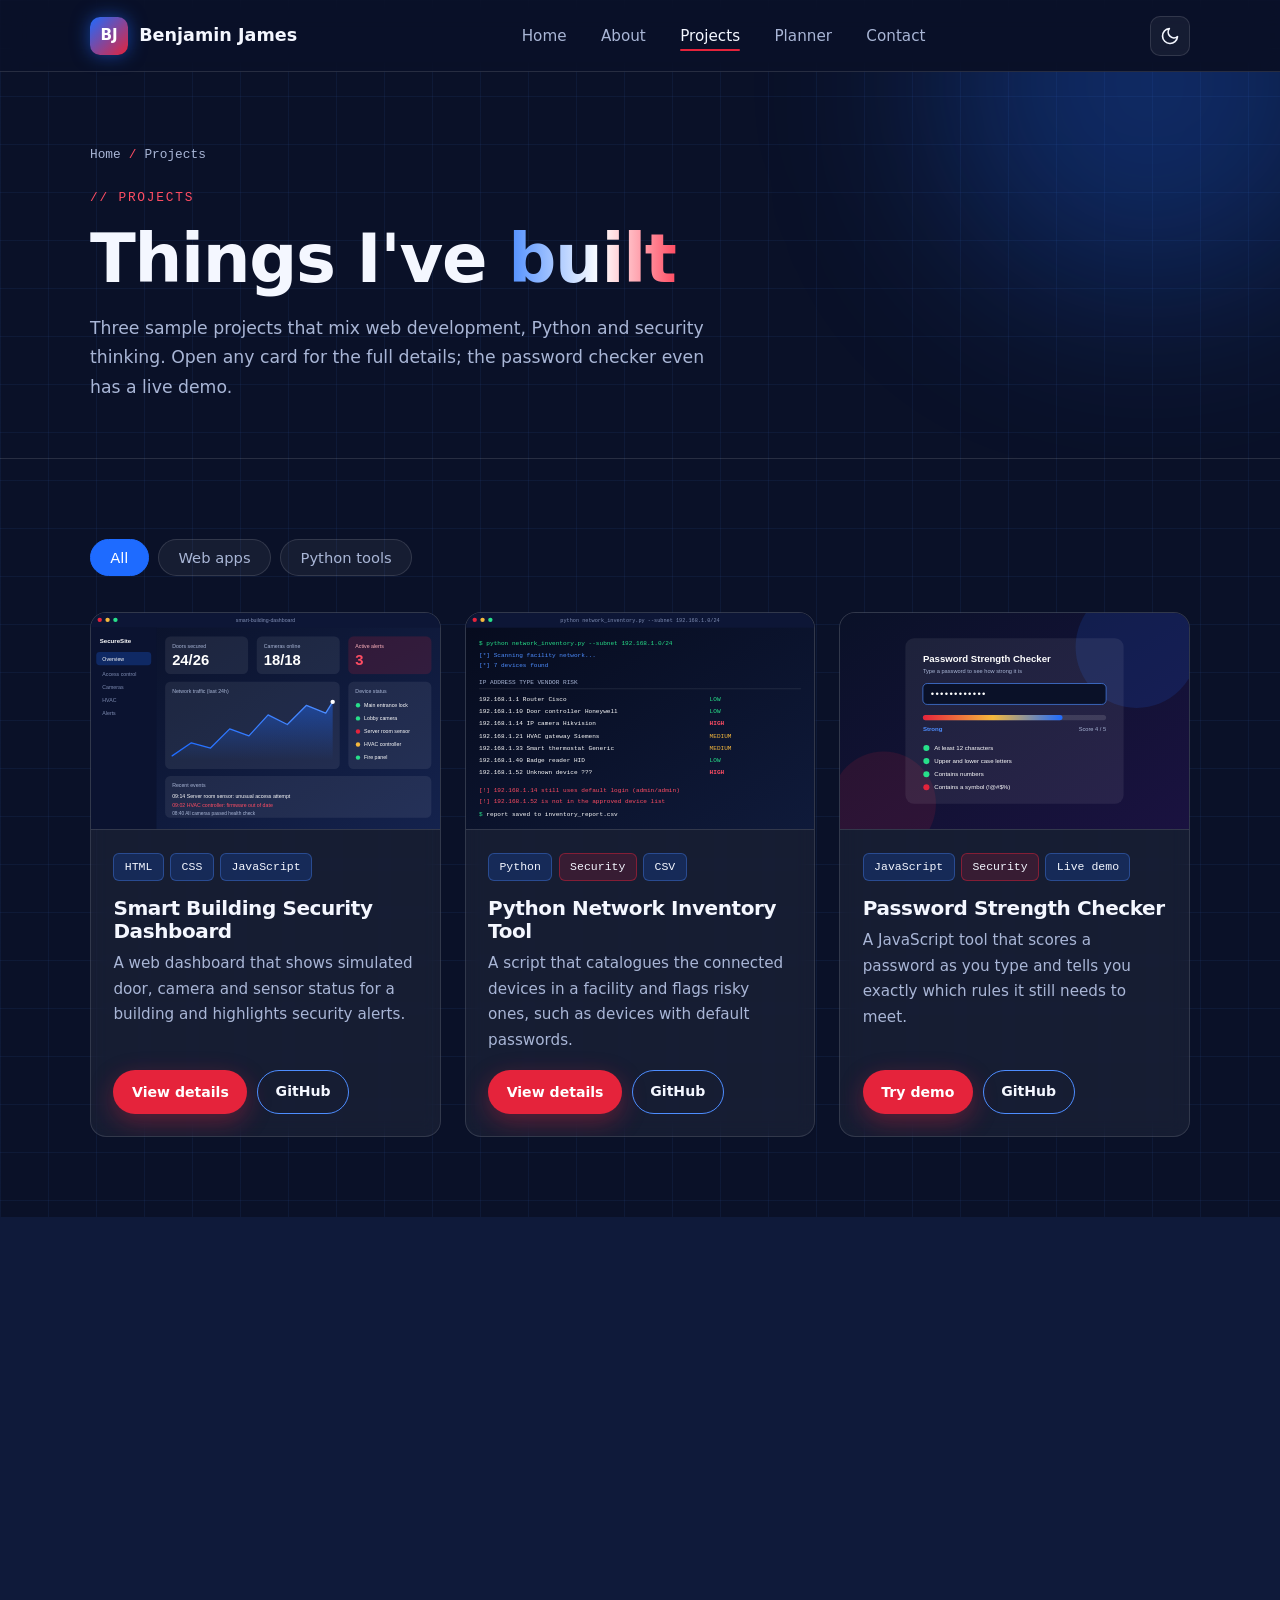
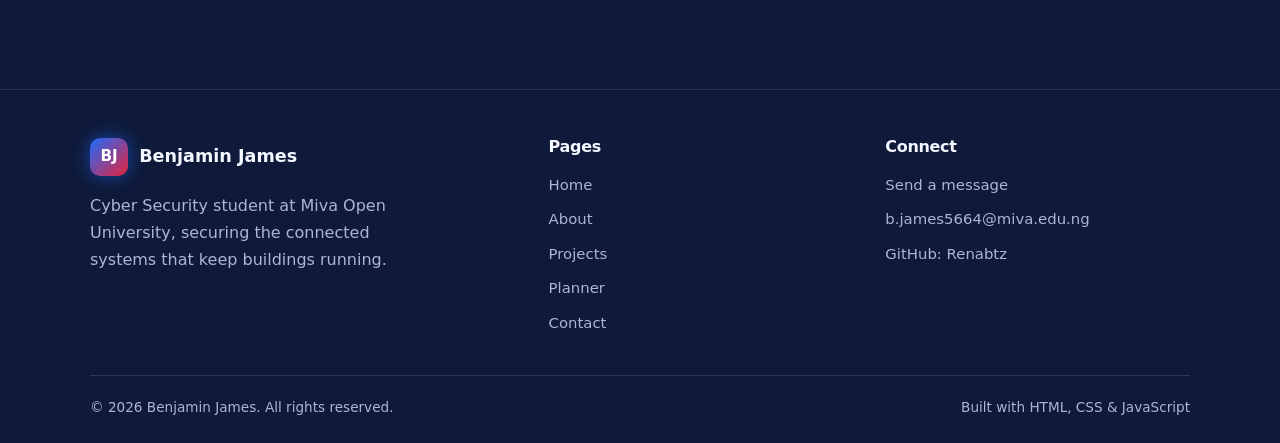
<file: projects.html>
<!DOCTYPE html>
<html lang="en">
<head>
  <meta charset="UTF-8">
  <meta name="viewport" content="width=device-width, initial-scale=1">
  <title>Projects | Benjamin James</title>
  <meta name="description" content="Security-focused projects by Benjamin James: a smart building dashboard, a Python network inventory tool and a password strength checker.">
  <meta name="theme-color" content="#0a1128">

  <meta http-equiv="Content-Security-Policy" content="default-src 'self'; script-src 'self'; style-src 'self' https://fonts.googleapis.com; font-src https://fonts.gstatic.com; img-src 'self' data:; media-src 'self' data: blob:; form-action 'self'; base-uri 'self'">
  <meta name="referrer" content="strict-origin-when-cross-origin">

  <link rel="preconnect" href="https://fonts.googleapis.com">
  <link rel="preconnect" href="https://fonts.gstatic.com" crossorigin>
  <link href="https://fonts.googleapis.com/css2?family=Inter:wght@400;500;600&family=JetBrains+Mono:wght@400;500&family=Space+Grotesk:wght@500;600;700&display=swap" rel="stylesheet">

  <link rel="stylesheet" href="css/style.css">
  <link rel="icon" href="assets/images/benjamin-small.jpg" type="image/jpeg">

  <script src="js/main.js" defer></script>
  <script src="js/projects.js" defer></script>
</head>
<body>

  <a class="skip-link" href="#main">Skip to main content</a>

  <!-- ================= NAVIGATION ================= -->
  <header class="navbar">
    <div class="container navbar__inner">
      <a href="index.html" class="logo" aria-label="Benjamin James, home">
        <span class="logo__mark">BJ</span>
        <span class="logo__text">Benjamin James</span>
      </a>

      <nav aria-label="Main navigation">
        <ul class="nav-links" id="nav-links">
          <li><a href="index.html">Home</a></li>
          <li><a href="about.html">About</a></li>
          <li><a href="projects.html">Projects</a></li>
          <li><a href="planner.html">Planner</a></li>
          <li><a href="contact.html">Contact</a></li>
        </ul>
      </nav>

      <div class="nav-actions">
        <button class="icon-btn theme-toggle" type="button" aria-label="Toggle dark and light theme" aria-pressed="false">
          <svg class="icon-moon" viewBox="0 0 24 24" fill="none" stroke="currentColor" stroke-width="2" stroke-linecap="round" stroke-linejoin="round" aria-hidden="true"><path d="M21 12.8A9 9 0 1 1 11.2 3a7 7 0 0 0 9.8 9.8z"/></svg>
          <svg class="icon-sun" viewBox="0 0 24 24" fill="none" stroke="currentColor" stroke-width="2" stroke-linecap="round" stroke-linejoin="round" aria-hidden="true"><circle cx="12" cy="12" r="4"/><path d="M12 2v2M12 20v2M4.9 4.9l1.4 1.4M17.7 17.7l1.4 1.4M2 12h2M20 12h2M4.9 19.1l1.4-1.4M17.7 6.3l1.4-1.4"/></svg>
        </button>
        <button class="icon-btn menu-toggle" type="button" aria-label="Open menu" aria-expanded="false" aria-controls="nav-links">
          <span class="bar"></span>
        </button>
      </div>
    </div>
  </header>

  <main id="main">

    <!-- ================= PAGE HEADER ================= -->
    <section class="page-header">
      <div class="container">
        <ol class="breadcrumb" aria-label="Breadcrumb">
          <li><a href="index.html">Home</a></li>
          <li aria-current="page">Projects</li>
        </ol>
        <span class="eyebrow">// Projects</span>
        <h1>Things I've <span class="gradient-text">built</span></h1>
        <p>
          Three sample projects that mix web development, Python and security thinking.
          Open any card for the full details; the password checker even has a live demo.
        </p>
      </div>
    </section>

    <!-- ================= PROJECTS ================= -->
    <section class="section" aria-labelledby="projects-title">
      <div class="container">
        <h2 id="projects-title" class="sr-only">Project list</h2>

        <!-- Filter buttons: projects.js shows or hides cards by data-category -->
        <div class="filters" role="group" aria-label="Filter projects by type">
          <button class="chip active" type="button" data-filter="all" aria-pressed="true">All</button>
          <button class="chip" type="button" data-filter="web" aria-pressed="false">Web apps</button>
          <button class="chip" type="button" data-filter="python" aria-pressed="false">Python tools</button>
        </div>
        <p class="sr-only" id="filter-status" aria-live="polite"></p>

        <div class="projects-grid">

          <article class="card project-card reveal" data-category="web">
            <div class="project-card__img">
              <img src="assets/images/project-dashboard.svg" width="800" height="500" loading="lazy"
                   alt="Mockup of the Smart Building Security Dashboard showing door, camera and alert counts, a traffic chart and device status">
            </div>
            <div class="project-card__body">
              <div class="tags"><span class="tag">HTML</span><span class="tag">CSS</span><span class="tag">JavaScript</span></div>
              <h3>Smart Building Security Dashboard</h3>
              <p>A web dashboard that shows simulated door, camera and sensor status for a building and highlights security alerts.</p>
              <div class="project-card__actions">
                <button class="btn btn--primary btn--sm" type="button" data-project="dashboard">View details</button>
                <a class="btn btn--outline btn--sm" href="https://github.com/Renabtz" target="_blank" rel="noopener noreferrer">GitHub</a>
              </div>
            </div>
          </article>

          <article class="card project-card reveal" data-delay="1" data-category="python">
            <div class="project-card__img">
              <img src="assets/images/project-network.svg" width="800" height="500" loading="lazy"
                   alt="Mockup of a terminal running the Python Network Inventory Tool with a table of devices and risk levels">
            </div>
            <div class="project-card__body">
              <div class="tags"><span class="tag">Python</span><span class="tag tag--red">Security</span><span class="tag">CSV</span></div>
              <h3>Python Network Inventory Tool</h3>
              <p>A script that catalogues the connected devices in a facility and flags risky ones, such as devices with default passwords.</p>
              <div class="project-card__actions">
                <button class="btn btn--primary btn--sm" type="button" data-project="network">View details</button>
                <a class="btn btn--outline btn--sm" href="https://github.com/Renabtz" target="_blank" rel="noopener noreferrer">GitHub</a>
              </div>
            </div>
          </article>

          <article class="card project-card reveal" data-delay="2" data-category="web">
            <div class="project-card__img">
              <img src="assets/images/project-password.svg" width="800" height="500" loading="lazy"
                   alt="Mockup of the Password Strength Checker with a coloured strength meter and a checklist of rules">
            </div>
            <div class="project-card__body">
              <div class="tags"><span class="tag">JavaScript</span><span class="tag tag--red">Security</span><span class="tag">Live demo</span></div>
              <h3>Password Strength Checker</h3>
              <p>A JavaScript tool that scores a password as you type and tells you exactly which rules it still needs to meet.</p>
              <div class="project-card__actions">
                <button class="btn btn--primary btn--sm" type="button" data-project="password">Try demo</button>
                <a class="btn btn--outline btn--sm" href="https://github.com/Renabtz" target="_blank" rel="noopener noreferrer">GitHub</a>
              </div>
            </div>
          </article>

        </div>

        <p class="empty-state" id="empty-state">No projects match this filter.</p>
      </div>
    </section>

    <!-- ================= CALL TO ACTION ================= -->
    <section class="section section--alt">
      <div class="container">
        <div class="cta-banner reveal">
          <h2>Want to <span class="accent-red">collaborate</span>?</h2>
          <p>I'm always open to project ideas, study groups and security-minded teams.</p>
          <a href="contact.html" class="btn btn--primary">Contact me</a>
        </div>
      </div>
    </section>

  </main>

  <!-- ================= PROJECT DETAIL MODAL =================
       Uses the native <dialog> element. projects.js fills in the text
       for whichever project button was clicked. -->
  <dialog class="modal" id="project-modal" aria-labelledby="modal-title">
    <button class="icon-btn modal__close" type="button" id="modal-close" aria-label="Close project details">
      <svg viewBox="0 0 24 24" fill="none" stroke="currentColor" stroke-width="2.5" stroke-linecap="round" aria-hidden="true"><path d="M6 6l12 12M18 6 6 18"/></svg>
    </button>
    <img class="modal__img" id="modal-img" src="assets/images/project-dashboard.svg" alt="">
    <div class="modal__body">
      <h2 id="modal-title">Project</h2>
      <p id="modal-summary"></p>

      <h3>Key features</h3>
      <ul class="modal__list" id="modal-features"></ul>

      <h3>Built with</h3>
      <div class="tags" id="modal-tags"></div>

      <!-- Live demo: only shown for the Password Strength Checker -->
      <div class="demo" id="modal-demo" hidden>
        <label for="demo-input">Try it: type a password</label>
        <input id="demo-input" type="password" autocomplete="off" spellcheck="false" maxlength="64" placeholder="Type here (nothing is stored or sent anywhere)">
        <div class="meter" aria-hidden="true"><div class="meter__fill" id="demo-meter"></div></div>
        <p class="meter__label" id="demo-label" aria-live="polite">Start typing to see your score</p>
        <ul class="checks" id="demo-checks"></ul>
      </div>

      <div class="modal__actions">
        <a class="btn btn--primary btn--sm" id="modal-repo" href="https://github.com/Renabtz" target="_blank" rel="noopener noreferrer">View on GitHub</a>
        <button class="btn btn--outline btn--sm" type="button" id="modal-close-2">Close</button>
      </div>
    </div>
  </dialog>

  <!-- ================= FOOTER ================= -->
  <footer class="footer">
    <div class="container">
      <div class="footer__grid">
        <div>
          <a href="index.html" class="logo"><span class="logo__mark">BJ</span><span class="logo__text">Benjamin James</span></a>
          <p class="mt-1 footer__blurb">Cyber Security student at Miva Open University, securing the connected systems that keep buildings running.</p>
        </div>
        <div>
          <h4>Pages</h4>
          <ul>
            <li><a href="index.html">Home</a></li>
            <li><a href="about.html">About</a></li>
            <li><a href="projects.html">Projects</a></li>
            <li><a href="planner.html">Planner</a></li>
            <li><a href="contact.html">Contact</a></li>
          </ul>
        </div>
        <div>
          <h4>Connect</h4>
          <ul>
            <li><a href="contact.html">Send a message</a></li>
            <li><a href="mailto:b.james5664@miva.edu.ng">b.james5664@miva.edu.ng</a></li>
            <li><a href="https://github.com/Renabtz" target="_blank" rel="noopener noreferrer">GitHub: Renabtz</a></li>
          </ul>
        </div>
      </div>
      <div class="footer__bottom">
        <span>&copy; <span id="year">2026</span> Benjamin James. All rights reserved.</span>
        <span>Built with HTML, CSS &amp; JavaScript</span>
      </div>
    </div>
  </footer>

  <button class="icon-btn to-top" type="button" aria-label="Back to top">
    <svg viewBox="0 0 24 24" fill="none" stroke="currentColor" stroke-width="2.5" stroke-linecap="round" stroke-linejoin="round" aria-hidden="true"><path d="m6 15 6-6 6 6"/></svg>
  </button>

</body>
</html>
</file>
<file: css/style.css>
/* ==========================================================================
   BENJAMIN JAMES | ACADEMIC COMMAND CENTER
   Shared stylesheet (used by every page)

   TABLE OF CONTENTS
   1. Design tokens (colours, fonts, spacing) + light theme overrides
   2. Reset and base styles
   3. Layout helpers
   4. Navigation bar (+ mobile menu)
   5. Buttons
   6. Hero section (Home)
   7. Stat cards, section headings, feature cards
   8. Footer
   9. Animations (scroll reveal, glow, floating)
   10. Responsive breakpoints
   11. Accessibility + reduced motion
   ========================================================================== */


/* ---------- 1. DESIGN TOKENS ----------
   All colours live here as CSS variables, so the whole site stays
   consistent and the light theme only has to override a few values. */
:root {
  /* Brand colours: blue, white and red */
  --blue:        #1e6bff;   /* electric blue: main accent            */
  --blue-bright: #4d8dff;   /* lighter blue for hover/glow           */
  --red:         #e5233b;   /* used sparingly: CTAs and highlights   */
  --red-bright:  #ff4d63;

  /* Dark theme surfaces (default) */
  --bg:          #0a1128;   /* deep navy page background             */
  --bg-soft:     #0f1a3a;   /* alternate section background          */
  --surface:     rgba(255, 255, 255, 0.05);  /* glass cards          */
  --surface-2:   rgba(255, 255, 255, 0.09);
  --border:      rgba(255, 255, 255, 0.12);
  --text:        #f4f7ff;
  --text-muted:  #a9b6d6;
  --nav-bg:      rgba(10, 17, 40, 0.75);
  --shadow:      0 20px 50px rgba(0, 0, 0, 0.45);
  --grid-line:   rgba(77, 141, 255, 0.07);

  /* Typography */
  --font-head: "Space Grotesk", "Segoe UI", system-ui, sans-serif;
  --font-body: "Inter", "Segoe UI", system-ui, sans-serif;
  --font-mono: "JetBrains Mono", "Consolas", "Courier New", monospace;

  /* Spacing and shape */
  --radius:    16px;
  --radius-sm: 10px;
  --max-width: 1140px;
  --nav-height: 72px;
  --ease: cubic-bezier(0.22, 1, 0.36, 1);
}

/* Light theme: toggled by main.js adding data-theme="light" to <html> */
:root[data-theme="light"] {
  --bg:         #f5f8ff;
  --bg-soft:    #e9f0ff;
  --surface:    rgba(255, 255, 255, 0.85);
  --surface-2:  #ffffff;
  --border:     rgba(10, 17, 40, 0.12);
  --text:       #0a1128;
  --text-muted: #46557d;
  --nav-bg:     rgba(245, 248, 255, 0.85);
  --shadow:     0 20px 40px rgba(30, 80, 160, 0.15);
  --grid-line:  rgba(30, 107, 255, 0.08);
}


/* ---------- 2. RESET AND BASE ---------- */
*, *::before, *::after { box-sizing: border-box; margin: 0; padding: 0; }

html { scroll-behavior: smooth; -webkit-text-size-adjust: 100%; }

body {
  font-family: var(--font-body);
  font-size: 1rem;
  line-height: 1.7;
  color: var(--text);
  background-color: var(--bg);
  /* Subtle futuristic grid pattern behind everything */
  background-image:
    linear-gradient(var(--grid-line) 1px, transparent 1px),
    linear-gradient(90deg, var(--grid-line) 1px, transparent 1px);
  background-size: 48px 48px;
  transition: background-color 0.4s var(--ease), color 0.4s var(--ease);
  overflow-x: hidden;
}

img, video, audio { max-width: 100%; display: block; }
a { color: var(--blue-bright); text-decoration: none; transition: color 0.2s; }
a:hover { color: var(--red-bright); }
ul, ol { list-style: none; }

/* The HTML "hidden" attribute must always win, even over rules like
   display:grid or display:flex that we set on components. */
[hidden] { display: none !important; }

h1, h2, h3, h4 {
  font-family: var(--font-head);
  line-height: 1.15;
  letter-spacing: -0.02em;
}
h1 { font-size: clamp(2.4rem, 6vw, 4.2rem); font-weight: 700; }
h2 { font-size: clamp(1.8rem, 4vw, 2.6rem); font-weight: 700; }
h3 { font-size: 1.25rem; font-weight: 600; }

p { color: var(--text-muted); }


/* ---------- 3. LAYOUT HELPERS ---------- */
.container {
  width: 100%;
  max-width: var(--max-width);
  margin-inline: auto;
  padding-inline: 1.25rem;
}

.section { padding-block: 5rem; }
.section--alt { background: var(--bg-soft); }

/* Page content sits below the fixed navbar */
main { padding-top: var(--nav-height); }

/* Small utility classes (used instead of inline styles, which the
   Content-Security-Policy blocks) */
.mt-1 { margin-top: 1rem; }
.footer__blurb { max-width: 340px; }

/* Small monospace label above headings, e.g. "// ABOUT" */
.eyebrow {
  display: inline-block;
  font-family: var(--font-mono);
  font-size: 0.8rem;
  letter-spacing: 0.14em;
  text-transform: uppercase;
  color: var(--red-bright);
  margin-bottom: 0.75rem;
}

.section-head { max-width: 640px; margin-bottom: 3rem; }
.section-head p { margin-top: 0.75rem; }
.section-head--center { margin-inline: auto; text-align: center; }

/* Text accents */
.accent      { color: var(--blue-bright); }
.accent-red  { color: var(--red-bright); }
.gradient-text {
  background: linear-gradient(90deg, var(--blue-bright), #ffffff 55%, var(--red-bright));
  -webkit-background-clip: text;
  background-clip: text;
  color: transparent;
}
:root[data-theme="light"] .gradient-text {
  background: linear-gradient(90deg, var(--blue), #0a1128 60%, var(--red));
  -webkit-background-clip: text;
  background-clip: text;
}

/* Glass card used across the whole site */
.card {
  background: var(--surface);
  border: 1px solid var(--border);
  border-radius: var(--radius);
  padding: 1.75rem;
  backdrop-filter: blur(10px);
  -webkit-backdrop-filter: blur(10px);
  transition: transform 0.35s var(--ease), border-color 0.35s, box-shadow 0.35s;
}
.card:hover {
  transform: translateY(-6px);
  border-color: var(--blue-bright);
  box-shadow: var(--shadow);
}


/* ---------- 4. NAVIGATION BAR ---------- */
.navbar {
  position: fixed;
  top: 0; left: 0; right: 0;
  z-index: 1000;
  height: var(--nav-height);
  background: var(--nav-bg);
  backdrop-filter: blur(14px);
  -webkit-backdrop-filter: blur(14px);
  border-bottom: 1px solid var(--border);
}
.navbar__inner {
  display: flex;
  align-items: center;
  justify-content: space-between;
  height: 100%;
}

/* Logo: "BJ" badge + name */
.logo {
  display: flex; align-items: center; gap: 0.7rem;
  font-family: var(--font-head);
  font-weight: 700;
  font-size: 1.1rem;
  color: var(--text);
}
.logo:hover { color: var(--text); }
.logo__mark {
  display: grid; place-items: center;
  width: 38px; height: 38px;
  border-radius: 10px;
  background: linear-gradient(135deg, var(--blue), var(--red));
  color: #fff;
  font-size: 0.95rem;
  box-shadow: 0 0 18px rgba(30, 107, 255, 0.55);
}

.nav-links { display: flex; align-items: center; gap: 0.35rem; }
.nav-links a {
  position: relative;
  padding: 0.5rem 0.9rem;
  border-radius: 8px;
  color: var(--text-muted);
  font-weight: 500;
  font-size: 0.95rem;
}
.nav-links a:hover { color: var(--text); background: var(--surface); }

/* Active page: highlighted with a red underline bar */
.nav-links a.active { color: var(--text); }
.nav-links a.active::after {
  content: "";
  position: absolute;
  left: 0.9rem; right: 0.9rem; bottom: 2px;
  height: 2px;
  background: var(--red);
  border-radius: 2px;
}

.nav-actions { display: flex; align-items: center; gap: 0.6rem; }

/* Theme toggle button */
.icon-btn {
  display: grid; place-items: center;
  width: 40px; height: 40px;
  border-radius: 10px;
  border: 1px solid var(--border);
  background: var(--surface);
  color: var(--text);
  cursor: pointer;
  transition: border-color 0.2s, transform 0.2s;
}
.icon-btn:hover { border-color: var(--blue-bright); transform: translateY(-2px); }
.icon-btn svg { width: 20px; height: 20px; }
.theme-toggle .icon-sun  { display: none; }
:root[data-theme="light"] .theme-toggle .icon-sun  { display: block; }
:root[data-theme="light"] .theme-toggle .icon-moon { display: none; }

/* Hamburger button: only visible on small screens */
.menu-toggle { display: none; }
.menu-toggle .bar,
.menu-toggle .bar::before,
.menu-toggle .bar::after {
  display: block;
  width: 20px; height: 2px;
  background: var(--text);
  border-radius: 2px;
  transition: transform 0.3s var(--ease), background 0.3s;
}
.menu-toggle .bar { position: relative; }
.menu-toggle .bar::before,
.menu-toggle .bar::after { content: ""; position: absolute; left: 0; }
.menu-toggle .bar::before { top: -6px; }
.menu-toggle .bar::after  { top:  6px; }
/* Hamburger turns into an "X" when menu is open */
.menu-toggle[aria-expanded="true"] .bar { background: transparent; }
.menu-toggle[aria-expanded="true"] .bar::before { transform: translateY(6px) rotate(45deg); }
.menu-toggle[aria-expanded="true"] .bar::after  { transform: translateY(-6px) rotate(-45deg); }


/* ---------- 5. BUTTONS ---------- */
.btn {
  display: inline-flex; align-items: center; justify-content: center; gap: 0.5rem;
  padding: 0.85rem 1.6rem;
  border-radius: 999px;
  border: 1px solid transparent;
  font-family: var(--font-head);
  font-weight: 600;
  font-size: 0.98rem;
  cursor: pointer;
  transition: transform 0.25s var(--ease), box-shadow 0.25s, background 0.25s, border-color 0.25s;
}
.btn:hover { transform: translateY(-3px); }
.btn svg { width: 18px; height: 18px; }

/* Primary = red call-to-action */
.btn--primary {
  background: var(--red);
  color: #fff;
  box-shadow: 0 8px 24px rgba(229, 35, 59, 0.35);
}
.btn--primary:hover { background: var(--red-bright); color: #fff; box-shadow: 0 12px 30px rgba(229, 35, 59, 0.5); }

/* Secondary = blue outline */
.btn--outline {
  background: transparent;
  color: var(--text);
  border-color: var(--blue-bright);
}
.btn--outline:hover { background: var(--blue); border-color: var(--blue); color: #fff; box-shadow: 0 10px 28px rgba(30, 107, 255, 0.4); }

.btn--sm { padding: 0.55rem 1.1rem; font-size: 0.88rem; }


/* ---------- 6. HERO SECTION (HOME) ---------- */
.hero {
  position: relative;
  min-height: calc(100vh - var(--nav-height));
  display: flex;
  align-items: center;
  padding-block: 4rem;
  overflow: hidden;
}
/* Glowing background orbs */
.hero::before, .hero::after {
  content: "";
  position: absolute;
  border-radius: 50%;
  filter: blur(90px);
  z-index: 0;
  pointer-events: none;
}
.hero::before { width: 480px; height: 480px; background: rgba(30, 107, 255, 0.32); top: -120px; right: -100px; }
.hero::after  { width: 360px; height: 360px; background: rgba(229, 35, 59, 0.2);  bottom: -120px; left: -80px; }

.hero__inner {
  position: relative;
  z-index: 1;
  display: grid;
  grid-template-columns: 1.15fr 0.85fr;
  align-items: center;
  gap: 3rem;
}

.status-pill {
  display: inline-flex; align-items: center; gap: 0.6rem;
  padding: 0.4rem 1rem;
  border: 1px solid var(--border);
  border-radius: 999px;
  background: var(--surface);
  font-family: var(--font-mono);
  font-size: 0.78rem;
  color: var(--text-muted);
  margin-bottom: 1.5rem;
}
.status-pill .dot {
  width: 8px; height: 8px; border-radius: 50%;
  background: #27e08a;
  box-shadow: 0 0 10px #27e08a;
  animation: pulse 1.8s infinite;
}

.hero h1 { margin-bottom: 1rem; }

/* Typing-effect line (text is typed by main.js) */
.typing {
  font-family: var(--font-mono);
  font-size: clamp(1rem, 2.4vw, 1.3rem);
  color: var(--blue-bright);
  min-height: 2em;
  margin-bottom: 1.25rem;
}
.typing .cursor {
  display: inline-block;
  width: 2px; height: 1.1em;
  margin-left: 3px;
  background: var(--red);
  vertical-align: text-bottom;
  animation: blink 1s steps(1) infinite;
}

.hero__lead { font-size: 1.1rem; max-width: 560px; margin-bottom: 2rem; }
.hero__actions { display: flex; flex-wrap: wrap; gap: 1rem; }

/* Photo with glowing rotating ring */
.hero__visual { display: grid; place-items: center; }
.portrait {
  position: relative;
  width: min(100%, 380px);
  aspect-ratio: 1;
  display: grid; place-items: center;
  animation: float 6s ease-in-out infinite;
}
.portrait__ring {
  position: absolute; inset: 0;
  border-radius: 50%;
  background: conic-gradient(from 0deg, var(--blue), var(--blue-bright), var(--red), var(--blue));
  animation: spin 8s linear infinite;
  filter: drop-shadow(0 0 28px rgba(30, 107, 255, 0.6));
}
.portrait__img {
  position: relative;
  width: calc(100% - 18px);
  height: calc(100% - 18px);
  border-radius: 50%;
  object-fit: cover;
  border: 6px solid var(--bg);
}
/* Floating badges around the photo */
.portrait__badge {
  position: absolute;
  padding: 0.45rem 0.9rem;
  border-radius: 999px;
  background: var(--nav-bg);
  border: 1px solid var(--border);
  backdrop-filter: blur(10px);
  -webkit-backdrop-filter: blur(10px);
  font-family: var(--font-mono);
  font-size: 0.75rem;
  color: var(--text);
  box-shadow: var(--shadow);
  white-space: nowrap;
}
.portrait__badge--1 { top: 8%;    left: -6%;  border-color: var(--blue-bright); }
.portrait__badge--2 { bottom: 12%; right: -8%; border-color: var(--red); }


/* ---------- 7. STAT CARDS, WELCOME / BIO, FEATURE CARDS ---------- */
.stats {
  display: grid;
  grid-template-columns: repeat(4, 1fr);
  gap: 1.25rem;
  margin-top: -2.5rem;       /* overlaps the bottom of the hero */
  position: relative;
  z-index: 2;
}
.stat { text-align: center; padding: 1.5rem 1rem; }
.stat__num {
  font-family: var(--font-head);
  font-size: 2.4rem;
  font-weight: 700;
  color: var(--text);
}
.stat__num span { color: var(--red-bright); }
.stat__label { font-size: 0.85rem; color: var(--text-muted); }

/* Welcome + bio two-column block */
.split {
  display: grid;
  grid-template-columns: 1fr 1fr;
  gap: 3rem;
  align-items: center;
}
.bio-list { margin-top: 1.5rem; display: grid; gap: 0.75rem; }
.bio-list li { display: flex; gap: 0.75rem; align-items: flex-start; color: var(--text-muted); }
.bio-list svg { flex: none; width: 20px; height: 20px; margin-top: 4px; color: var(--red-bright); }

/* Terminal-style panel: fits the cybersecurity theme */
.terminal {
  border: 1px solid var(--border);
  border-radius: var(--radius);
  background: #060b1d;
  box-shadow: var(--shadow);
  overflow: hidden;
  font-family: var(--font-mono);
  font-size: 0.85rem;
}
.terminal__bar {
  display: flex; align-items: center; gap: 0.4rem;
  padding: 0.7rem 1rem;
  background: rgba(255, 255, 255, 0.05);
  border-bottom: 1px solid var(--border);
}
.terminal__bar i { width: 11px; height: 11px; border-radius: 50%; background: #3a4466; }
.terminal__bar i:nth-child(1) { background: var(--red); }
.terminal__bar i:nth-child(2) { background: #f5b83d; }
.terminal__bar i:nth-child(3) { background: #27e08a; }
.terminal__bar span { margin-left: auto; color: #7f8db3; font-size: 0.75rem; }
.terminal__body { padding: 1.25rem; color: #cfe0ff; line-height: 1.9; }
.terminal__body .prompt { color: #27e08a; }
.terminal__body .key    { color: var(--blue-bright); }
.terminal__body .val    { color: #ffffff; }

/* Feature cards: quick links to each section of the site */
.grid-3 { display: grid; grid-template-columns: repeat(3, 1fr); gap: 1.5rem; }
.feature__icon {
  display: grid; place-items: center;
  width: 52px; height: 52px;
  border-radius: 14px;
  background: linear-gradient(135deg, rgba(30, 107, 255, 0.25), rgba(229, 35, 59, 0.2));
  border: 1px solid var(--border);
  margin-bottom: 1.1rem;
  color: var(--blue-bright);
}
.feature__icon svg { width: 26px; height: 26px; }
.feature h3 { margin-bottom: 0.5rem; }
.feature p { margin-bottom: 1.1rem; font-size: 0.95rem; }
.feature .link-arrow { font-weight: 600; font-family: var(--font-head); }
.link-arrow::after { content: " \2192"; transition: margin-left 0.25s; }
.link-arrow:hover::after { margin-left: 6px; }

/* Call-to-action banner */
.cta-banner {
  text-align: center;
  padding: 3.5rem 1.5rem;
  border-radius: 24px;
  border: 1px solid var(--border);
  background:
    radial-gradient(circle at 20% 0%, rgba(30, 107, 255, 0.35), transparent 55%),
    radial-gradient(circle at 80% 100%, rgba(229, 35, 59, 0.3), transparent 55%),
    var(--surface);
}
.cta-banner p { max-width: 520px; margin: 0.75rem auto 1.75rem; }


/* ---------- 8. FOOTER ---------- */
.footer {
  border-top: 1px solid var(--border);
  background: var(--bg-soft);
  padding-block: 3rem 1.5rem;
}
.footer__grid {
  display: grid;
  grid-template-columns: 1.4fr 1fr 1fr;
  gap: 2rem;
  margin-bottom: 2rem;
}
.footer h4 { font-size: 1rem; margin-bottom: 0.9rem; }
.footer li { margin-bottom: 0.45rem; }
.footer li a { color: var(--text-muted); font-size: 0.93rem; }
.footer li a:hover { color: var(--blue-bright); }
.footer__bottom {
  display: flex; flex-wrap: wrap; gap: 0.5rem; justify-content: space-between;
  padding-top: 1.25rem;
  border-top: 1px solid var(--border);
  font-size: 0.85rem;
  color: var(--text-muted);
}

/* Back-to-top button (shown by main.js after scrolling) */
.to-top {
  position: fixed; right: 1.25rem; bottom: 1.25rem;
  z-index: 900;
  opacity: 0; visibility: hidden;
  transform: translateY(12px);
  background: var(--red);
  border-color: var(--red);
  color: #fff;
}
.to-top.visible { opacity: 1; visibility: visible; transform: translateY(0); }


/* ---------- 9. ANIMATIONS ---------- */
/* Scroll reveal: elements with .reveal fade up when they enter the screen.
   main.js adds the .in-view class using IntersectionObserver. */
.reveal {
  opacity: 0;
  transform: translateY(32px);
  transition: opacity 0.8s var(--ease), transform 0.8s var(--ease);
}
.reveal.in-view { opacity: 1; transform: none; }
.reveal[data-delay="1"] { transition-delay: 0.1s; }
.reveal[data-delay="2"] { transition-delay: 0.2s; }
.reveal[data-delay="3"] { transition-delay: 0.3s; }
.reveal[data-delay="4"] { transition-delay: 0.4s; }

@keyframes spin   { to { transform: rotate(360deg); } }
@keyframes float  { 0%, 100% { transform: translateY(0); } 50% { transform: translateY(-14px); } }
@keyframes blink  { 50% { opacity: 0; } }
@keyframes pulse  { 0%, 100% { opacity: 1; } 50% { opacity: 0.35; } }


/* ==========================================================================
   INNER PAGES: About + Projects components
   (Planner and Contact styles are added further down in later steps)
   ========================================================================== */

/* ---------- Page header (top banner on inner pages) ---------- */
.page-header {
  position: relative;
  padding-block: 4.5rem 3.5rem;
  border-bottom: 1px solid var(--border);
  overflow: hidden;
}
.page-header::before {
  content: "";
  position: absolute;
  width: 420px; height: 420px;
  top: -200px; right: -80px;
  border-radius: 50%;
  background: rgba(30, 107, 255, 0.28);
  filter: blur(90px);
  pointer-events: none;
}
.page-header .container { position: relative; }
.page-header p { max-width: 620px; margin-top: 1rem; font-size: 1.08rem; }

/* Breadcrumb: Home / About */
.breadcrumb {
  display: flex; gap: 0.5rem;
  margin-bottom: 1rem;
  font-family: var(--font-mono);
  font-size: 0.8rem;
  color: var(--text-muted);
}
.breadcrumb li + li::before { content: "/"; margin-right: 0.5rem; color: var(--red-bright); }
.breadcrumb a { color: var(--text-muted); }
.breadcrumb a:hover { color: var(--blue-bright); }

/* ---------- Education timeline ---------- */
.timeline { position: relative; padding-left: 2rem; max-width: 760px; }
.timeline::before {                       /* the vertical line */
  content: "";
  position: absolute;
  left: 7px; top: 6px; bottom: 6px;
  width: 2px;
  background: linear-gradient(var(--blue), var(--red));
}
.timeline__item { position: relative; padding-bottom: 2rem; }
.timeline__item:last-child { padding-bottom: 0; }
.timeline__item::before {                 /* the dot */
  content: "";
  position: absolute;
  left: -2rem; top: 7px;
  width: 16px; height: 16px;
  border-radius: 50%;
  background: var(--bg);
  border: 3px solid var(--blue-bright);
  box-shadow: 0 0 12px rgba(30, 107, 255, 0.7);
}
.timeline__item--current::before { border-color: var(--red); box-shadow: 0 0 12px rgba(229, 35, 59, 0.7); }
.timeline__date { font-family: var(--font-mono); font-size: 0.8rem; color: var(--red-bright); }
.timeline__item h3 { margin: 0.2rem 0 0.35rem; }

/* ---------- Skill bars (width is filled by about.js) ---------- */
.skills { display: grid; gap: 1.4rem; }
.skill__top { display: flex; justify-content: space-between; margin-bottom: 0.45rem; font-weight: 500; }
.skill__top span:last-child { font-family: var(--font-mono); color: var(--blue-bright); }
.skill__bar {
  height: 10px;
  border-radius: 999px;
  background: var(--surface-2);
  border: 1px solid var(--border);
  overflow: hidden;
}
.skill__fill {
  display: block;
  height: 100%;
  width: 0;                               /* grows to data-level % via JS */
  border-radius: 999px;
  background: linear-gradient(90deg, var(--blue), var(--blue-bright), var(--red-bright));
  transition: width 1.4s var(--ease);
}

/* ---------- Table (academic record) ---------- */
.table-wrap {
  overflow-x: auto;                       /* scrolls sideways on small screens */
  border: 1px solid var(--border);
  border-radius: var(--radius);
  background: var(--surface);
}
.data-table { width: 100%; border-collapse: collapse; min-width: 560px; }
.data-table caption {
  text-align: left;
  padding: 1rem 1.25rem;
  font-family: var(--font-mono);
  font-size: 0.8rem;
  color: var(--text-muted);
}
.data-table th, .data-table td { padding: 0.9rem 1.25rem; text-align: left; border-top: 1px solid var(--border); }
.data-table thead th {
  background: rgba(30, 107, 255, 0.18);
  font-family: var(--font-head);
  font-size: 0.82rem;
  letter-spacing: 0.06em;
  text-transform: uppercase;
  color: var(--text);
}
.data-table tbody tr { transition: background 0.2s; }
.data-table tbody tr:hover { background: var(--surface-2); }
.data-table td { color: var(--text-muted); }
.data-table td:first-child { font-family: var(--font-mono); color: var(--blue-bright); }
.data-table tfoot td { font-weight: 600; color: var(--text); background: rgba(229, 35, 59, 0.12); }
.grade { font-weight: 700; color: var(--text); }

/* ---------- Audio player card ---------- */
.audio-card { display: grid; grid-template-columns: auto 1fr; gap: 1.5rem; align-items: center; }
.audio-card__art {
  display: grid; place-items: center;
  width: 84px; height: 84px;
  border-radius: 18px;
  background: linear-gradient(135deg, var(--blue), var(--red));
  color: #fff;
  box-shadow: 0 0 26px rgba(30, 107, 255, 0.5);
}
.audio-card__art svg { width: 40px; height: 40px; }
.audio-card audio { width: 100%; margin-top: 0.9rem; }
.audio-card h3 { margin-bottom: 0.2rem; }

/* ---------- Projects: filter chips and cards ---------- */
.filters { display: flex; flex-wrap: wrap; gap: 0.6rem; margin-bottom: 2.25rem; }
.chip {
  padding: 0.55rem 1.2rem;
  border-radius: 999px;
  border: 1px solid var(--border);
  background: var(--surface);
  color: var(--text-muted);
  font-family: var(--font-head);
  font-weight: 500;
  font-size: 0.92rem;
  cursor: pointer;
  transition: all 0.25s var(--ease);
}
.chip:hover { color: var(--text); border-color: var(--blue-bright); }
.chip.active, .chip[aria-pressed="true"] { background: var(--blue); border-color: var(--blue); color: #fff; }

.projects-grid { display: grid; grid-template-columns: repeat(3, 1fr); gap: 1.5rem; }
.project-card { padding: 0; overflow: hidden; display: flex; flex-direction: column; }
.project-card[hidden] { display: none; }
.project-card__img { aspect-ratio: 16 / 10; overflow: hidden; border-bottom: 1px solid var(--border); }
.project-card__img img { width: 100%; height: 100%; object-fit: cover; transition: transform 0.6s var(--ease); }
.project-card:hover .project-card__img img { transform: scale(1.06); }
.project-card__body { padding: 1.4rem; display: flex; flex-direction: column; flex: 1; }
.project-card__body h3 { margin-bottom: 0.5rem; }
.project-card__body p { font-size: 0.95rem; margin-bottom: 1rem; }
.project-card__actions { margin-top: auto; display: flex; gap: 0.6rem; flex-wrap: wrap; }

.tags { display: flex; flex-wrap: wrap; gap: 0.4rem; margin-bottom: 1rem; }
.tag {
  padding: 0.2rem 0.65rem;
  border-radius: 6px;
  background: rgba(30, 107, 255, 0.18);
  border: 1px solid rgba(77, 141, 255, 0.35);
  font-family: var(--font-mono);
  font-size: 0.72rem;
  color: var(--text);
}
.tag--red { background: rgba(229, 35, 59, 0.16); border-color: rgba(229, 35, 59, 0.45); }

.empty-state { display: none; text-align: center; padding: 2rem; color: var(--text-muted); }
.empty-state.show { display: block; }

/* ---------- Modal (built on the native <dialog> element) ---------- */
.modal {
  width: min(92vw, 820px);
  max-height: 88vh;
  margin: auto;
  padding: 0;
  overflow: auto;
  border: 1px solid var(--border);
  border-radius: 20px;
  background: var(--bg-soft);
  color: var(--text);
  box-shadow: var(--shadow);
}
.modal::backdrop { background: rgba(4, 8, 22, 0.75); backdrop-filter: blur(4px); }
.modal[open] { animation: modal-in 0.35s var(--ease); }
@keyframes modal-in { from { opacity: 0; transform: translateY(24px) scale(0.97); } to { opacity: 1; transform: none; } }
.modal__img { width: 100%; aspect-ratio: 16 / 8; object-fit: cover; border-bottom: 1px solid var(--border); }
.modal__body { padding: 1.75rem; }
.modal__body h2 { font-size: 1.7rem; margin-bottom: 0.75rem; }
.modal__body h3 { font-size: 1rem; margin: 1.4rem 0 0.6rem; color: var(--blue-bright); }
.modal__list { display: grid; gap: 0.5rem; }
.modal__list li { color: var(--text-muted); padding-left: 1.4rem; position: relative; }
.modal__list li::before { content: "\25B8"; position: absolute; left: 0; color: var(--red-bright); }
.modal__close { position: absolute; top: 0.9rem; right: 0.9rem; z-index: 2; background: var(--nav-bg); }
.modal__actions { display: flex; flex-wrap: wrap; gap: 0.75rem; margin-top: 1.6rem; }

/* Live password demo inside the modal */
.demo { margin-top: 1.4rem; padding: 1.25rem; border: 1px dashed var(--blue-bright); border-radius: var(--radius-sm); background: var(--surface); }
.demo[hidden] { display: none; }
.demo label { display: block; font-weight: 600; margin-bottom: 0.5rem; color: var(--text); }
.demo input {
  width: 100%;
  padding: 0.8rem 1rem;
  border-radius: var(--radius-sm);
  border: 1px solid var(--border);
  background: var(--bg);
  color: var(--text);
  font: inherit;
}
.demo input:focus { outline: none; border-color: var(--blue-bright); box-shadow: 0 0 0 3px rgba(30, 107, 255, 0.3); }
.meter { height: 10px; margin-top: 1rem; border-radius: 999px; background: var(--surface-2); overflow: hidden; }
.meter__fill { height: 100%; width: 0; border-radius: 999px; transition: width 0.35s var(--ease), background 0.35s; }
.meter__fill.s1 { width: 20%; background: var(--red); }
.meter__fill.s2 { width: 40%; background: #f06a3a; }
.meter__fill.s3 { width: 60%; background: #f5b83d; }
.meter__fill.s4 { width: 80%; background: var(--blue-bright); }
.meter__fill.s5 { width: 100%; background: #27e08a; }
.meter__label { margin-top: 0.6rem; font-weight: 600; color: var(--text); }
.checks { display: grid; gap: 0.35rem; margin-top: 0.75rem; font-size: 0.92rem; }
.checks li { color: var(--text-muted); }
.checks li::before { content: "\2717  "; color: var(--red-bright); }
.checks li.ok { color: var(--text); }
.checks li.ok::before { content: "\2713  "; color: #27e08a; }

@media (max-width: 900px) {
  .projects-grid { grid-template-columns: repeat(2, 1fr); }
}
@media (max-width: 560px) {
  .projects-grid { grid-template-columns: 1fr; }
  .audio-card { grid-template-columns: 1fr; text-align: center; justify-items: center; }
  .page-header { padding-block: 3rem 2.5rem; }
  .modal__body { padding: 1.25rem; }
}


/* ==========================================================================
   FORMS (shared by the Planner and Contact pages)
   ========================================================================== */
.form { display: grid; gap: 1.1rem; }
.field { display: grid; gap: 0.4rem; }
.field label { font-weight: 600; font-size: 0.92rem; color: var(--text); }
.field .hint { font-weight: 400; font-size: 0.8rem; color: var(--text-muted); }
.field-row { display: grid; grid-template-columns: 1fr 1fr; gap: 1rem; }

.input {
  width: 100%;
  padding: 0.8rem 1rem;
  border-radius: var(--radius-sm);
  border: 1px solid var(--border);
  background: var(--bg);
  color: var(--text);
  font: inherit;
  color-scheme: dark;                      /* dark date picker + dropdowns */
  transition: border-color 0.2s, box-shadow 0.2s;
}
:root[data-theme="light"] .input { color-scheme: light; }
textarea.input { min-height: 150px; resize: vertical; }
select.input { padding-inline: 0.7rem; cursor: pointer; }   /* extra room so "Medium" is never clipped */
.planner-form .field-row { grid-template-columns: 1.15fr 1fr; gap: 0.75rem; }
.input::placeholder { color: var(--text-muted); opacity: 0.7; }
.input:focus { outline: none; border-color: var(--blue-bright); box-shadow: 0 0 0 3px rgba(30, 107, 255, 0.3); }

/* Validation states: classes are added by the JavaScript */
.field--invalid .input { border-color: var(--red); box-shadow: 0 0 0 3px rgba(229, 35, 59, 0.2); }
.field--valid .input   { border-color: #27e08a; }
.field__error { min-height: 1.3em; font-size: 0.85rem; color: var(--red-bright); }
.char-count { text-align: right; font-family: var(--font-mono); font-size: 0.78rem; color: var(--text-muted); }

/* Honeypot field: invisible to people, tempting to spam bots */
.hp { position: absolute; left: -9999px; width: 1px; height: 1px; overflow: hidden; }

.form-success { text-align: center; padding: 2rem 1rem; }
.form-success[hidden] { display: none; }
.form-success__icon {
  display: grid; place-items: center;
  width: 72px; height: 72px;
  margin: 0 auto 1.25rem;
  border-radius: 50%;
  background: rgba(39, 224, 138, 0.15);
  border: 2px solid #27e08a;
  color: #27e08a;
  animation: pop 0.5s var(--ease);
}
.form-success__icon svg { width: 36px; height: 36px; }
.form-success p { margin: 0.6rem auto 1.5rem; max-width: 420px; }
@keyframes pop { from { transform: scale(0.4); opacity: 0; } to { transform: scale(1); opacity: 1; } }

/* ==========================================================================
   ACADEMIC PLANNER
   ========================================================================== */
.planner-layout { display: grid; grid-template-columns: 360px 1fr; gap: 2rem; align-items: start; }
.planner-form { position: sticky; top: calc(var(--nav-height) + 1.5rem); }
.planner-form h2 { font-size: 1.4rem; margin-bottom: 1.25rem; }

.planner-summary { display: grid; grid-template-columns: repeat(3, 1fr); gap: 1rem; margin-bottom: 1.25rem; }
.mini-stat { text-align: center; padding: 1rem; }
.mini-stat strong { display: block; font-family: var(--font-head); font-size: 1.9rem; line-height: 1.1; }
.mini-stat span { font-size: 0.82rem; color: var(--text-muted); }
.mini-stat--done strong { color: #27e08a; }
.mini-stat--todo strong { color: var(--red-bright); }

.progress__top { display: flex; justify-content: space-between; margin-bottom: 0.6rem; font-weight: 600; }
.progress__top span:last-child { font-family: var(--font-mono); color: var(--blue-bright); }
.progress__track { height: 12px; border-radius: 999px; background: var(--surface-2); border: 1px solid var(--border); overflow: hidden; }
.progress__fill {
  height: 100%; width: 0;
  border-radius: 999px;
  background: linear-gradient(90deg, var(--blue), var(--blue-bright), #27e08a);
  transition: width 0.6s var(--ease);
}

.toolbar { display: flex; flex-wrap: wrap; gap: 0.75rem; justify-content: space-between; align-items: center; margin: 1.75rem 0 1rem; }
.toolbar .filters { margin-bottom: 0; }

.task-list { display: grid; gap: 0.75rem; }
.task {
  display: grid;
  grid-template-columns: auto 1fr auto;
  gap: 1rem;
  align-items: center;
  padding: 1rem 1.1rem;
  border-radius: var(--radius-sm);
  border: 1px solid var(--border);
  border-left: 4px solid var(--blue-bright);   /* colour shows the priority */
  background: var(--surface);
  animation: task-in 0.4s var(--ease);
  transition: opacity 0.25s, transform 0.25s, background 0.25s;
}
.task:hover { background: var(--surface-2); }
.task--high   { border-left-color: var(--red); }
.task--medium { border-left-color: #f5b83d; }
.task--low    { border-left-color: #27e08a; }
.task--removing { opacity: 0; transform: translateX(28px); }
@keyframes task-in { from { opacity: 0; transform: translateY(-10px); } to { opacity: 1; transform: none; } }

.task__check { width: 22px; height: 22px; accent-color: var(--blue); cursor: pointer; }
.task__title { font-weight: 600; color: var(--text); cursor: pointer; overflow-wrap: anywhere; }
.task--done { opacity: 0.65; }
.task--done .task__title { text-decoration: line-through; color: var(--text-muted); }

.task__meta { display: flex; flex-wrap: wrap; align-items: center; gap: 0.5rem; margin-top: 0.35rem; font-size: 0.8rem; color: var(--text-muted); }
.badge {
  padding: 0.1rem 0.55rem;
  border-radius: 6px;
  font-family: var(--font-mono);
  font-size: 0.7rem;
  text-transform: uppercase;
  letter-spacing: 0.05em;
  border: 1px solid var(--border);
}
.badge--high   { color: var(--red-bright); border-color: rgba(229, 35, 59, 0.5); background: rgba(229, 35, 59, 0.12); }
.badge--medium { color: #f5b83d; border-color: rgba(245, 184, 61, 0.5); background: rgba(245, 184, 61, 0.1); }
.badge--low    { color: #27e08a; border-color: rgba(39, 224, 138, 0.5); background: rgba(39, 224, 138, 0.1); }
.task__due--overdue { color: var(--red-bright); font-weight: 600; }

.icon-btn--danger:hover { border-color: var(--red); color: var(--red-bright); }
.task-empty { text-align: center; padding: 2.5rem 1rem; border: 1px dashed var(--border); border-radius: var(--radius); color: var(--text-muted); }
.task-empty[hidden] { display: none; }

/* ==========================================================================
   CONTACT
   ========================================================================== */
.contact-layout { display: grid; grid-template-columns: 0.85fr 1.15fr; gap: 2.5rem; align-items: start; }
.info-list { display: grid; gap: 1rem; margin-top: 1.75rem; }
.info-item { display: flex; gap: 1rem; align-items: center; padding: 1rem 1.25rem; }
.info-item .feature__icon { margin: 0; flex: none; }
.info-item small { display: block; font-family: var(--font-mono); font-size: 0.72rem; text-transform: uppercase; letter-spacing: 0.1em; color: var(--text-muted); }
.info-item a, .info-item strong { font-weight: 600; color: var(--text); overflow-wrap: anywhere; }
.info-item a:hover { color: var(--blue-bright); }

.faq { display: grid; gap: 0.75rem; max-width: 760px; margin-inline: auto; }
.faq details { border: 1px solid var(--border); border-radius: var(--radius-sm); background: var(--surface); padding: 1rem 1.25rem; }
.faq summary { cursor: pointer; font-family: var(--font-head); font-weight: 600; color: var(--text); list-style: none; display: flex; justify-content: space-between; gap: 1rem; }
.faq summary::-webkit-details-marker { display: none; }
.faq summary::after { content: "+"; color: var(--red-bright); font-size: 1.3rem; line-height: 1; transition: transform 0.3s; }
.faq details[open] summary::after { transform: rotate(45deg); }
.faq details p { margin-top: 0.75rem; }

@media (max-width: 900px) {
  .planner-layout, .contact-layout { grid-template-columns: 1fr; }
  .planner-form { position: static; }
}
@media (max-width: 560px) {
  .field-row { grid-template-columns: 1fr; }
  .planner-summary { gap: 0.6rem; }
  .mini-stat { padding: 0.8rem 0.4rem; }
  .mini-stat strong { font-size: 1.5rem; }
  .toolbar { flex-direction: column; align-items: stretch; }
  .task { gap: 0.75rem; padding: 0.9rem; }
}


/* ---------- 10. RESPONSIVE BREAKPOINTS ---------- */
/* Tablet and below */
@media (max-width: 900px) {
  .menu-toggle { display: grid; }

  /* Navigation becomes a slide-down panel */
  .nav-links {
    position: absolute;
    top: var(--nav-height); left: 0; right: 0;
    flex-direction: column;
    align-items: stretch;
    gap: 0.25rem;
    padding: 1rem 1.25rem 1.5rem;
    background: var(--bg);
    border-bottom: 1px solid var(--border);
    transform: translateY(-12px);
    opacity: 0;
    visibility: hidden;
    transition: transform 0.3s var(--ease), opacity 0.3s, visibility 0.3s;
  }
  .nav-links.open { transform: translateY(0); opacity: 1; visibility: visible; }
  .nav-links a { padding: 0.9rem 1rem; font-size: 1.05rem; }
  .nav-links a.active::after { left: 1rem; right: auto; width: 28px; }

  .hero__inner { grid-template-columns: 1fr; text-align: center; }
  .hero__lead { margin-inline: auto; }
  .hero__actions { justify-content: center; }
  .hero__visual { order: -1; }
  .portrait { width: min(70vw, 320px); }
  .portrait__badge--1 { left: -2%; }
  .portrait__badge--2 { right: -2%; }

  .stats { grid-template-columns: repeat(2, 1fr); }
  .split { grid-template-columns: 1fr; }
  .grid-3 { grid-template-columns: repeat(2, 1fr); }
  .footer__grid { grid-template-columns: 1fr 1fr; }
  .footer__grid > :first-child { grid-column: 1 / -1; }
}

/* Phones */
@media (max-width: 560px) {
  .section { padding-block: 3.5rem; }
  .grid-3 { grid-template-columns: 1fr; }
  .logo__text small { display: none; }
  .hero__actions .btn { width: 100%; }
  .stat__num { font-size: 2rem; }
  .footer__bottom { flex-direction: column; }
}


/* ---------- 11. ACCESSIBILITY ---------- */
/* Clear keyboard focus outline */
:focus-visible {
  outline: 3px solid var(--blue-bright);
  outline-offset: 3px;
  border-radius: 6px;
}

/* "Skip to content" link for keyboard and screen reader users */
.skip-link {
  position: absolute;
  left: 1rem; top: -60px;
  z-index: 2000;
  padding: 0.7rem 1.1rem;
  background: var(--red);
  color: #fff;
  border-radius: 8px;
}
.skip-link:focus { top: 0.75rem; color: #fff; }

/* Visually hidden but readable by screen readers */
.sr-only {
  position: absolute; width: 1px; height: 1px;
  overflow: hidden; clip: rect(0 0 0 0); white-space: nowrap;
}

/* Respect users who prefer less motion */
@media (prefers-reduced-motion: reduce) {
  *, *::before, *::after {
    animation-duration: 0.01ms !important;
    animation-iteration-count: 1 !important;
    transition-duration: 0.01ms !important;
    scroll-behavior: auto !important;
  }
  .reveal { opacity: 1; transform: none; }
}
</file>
